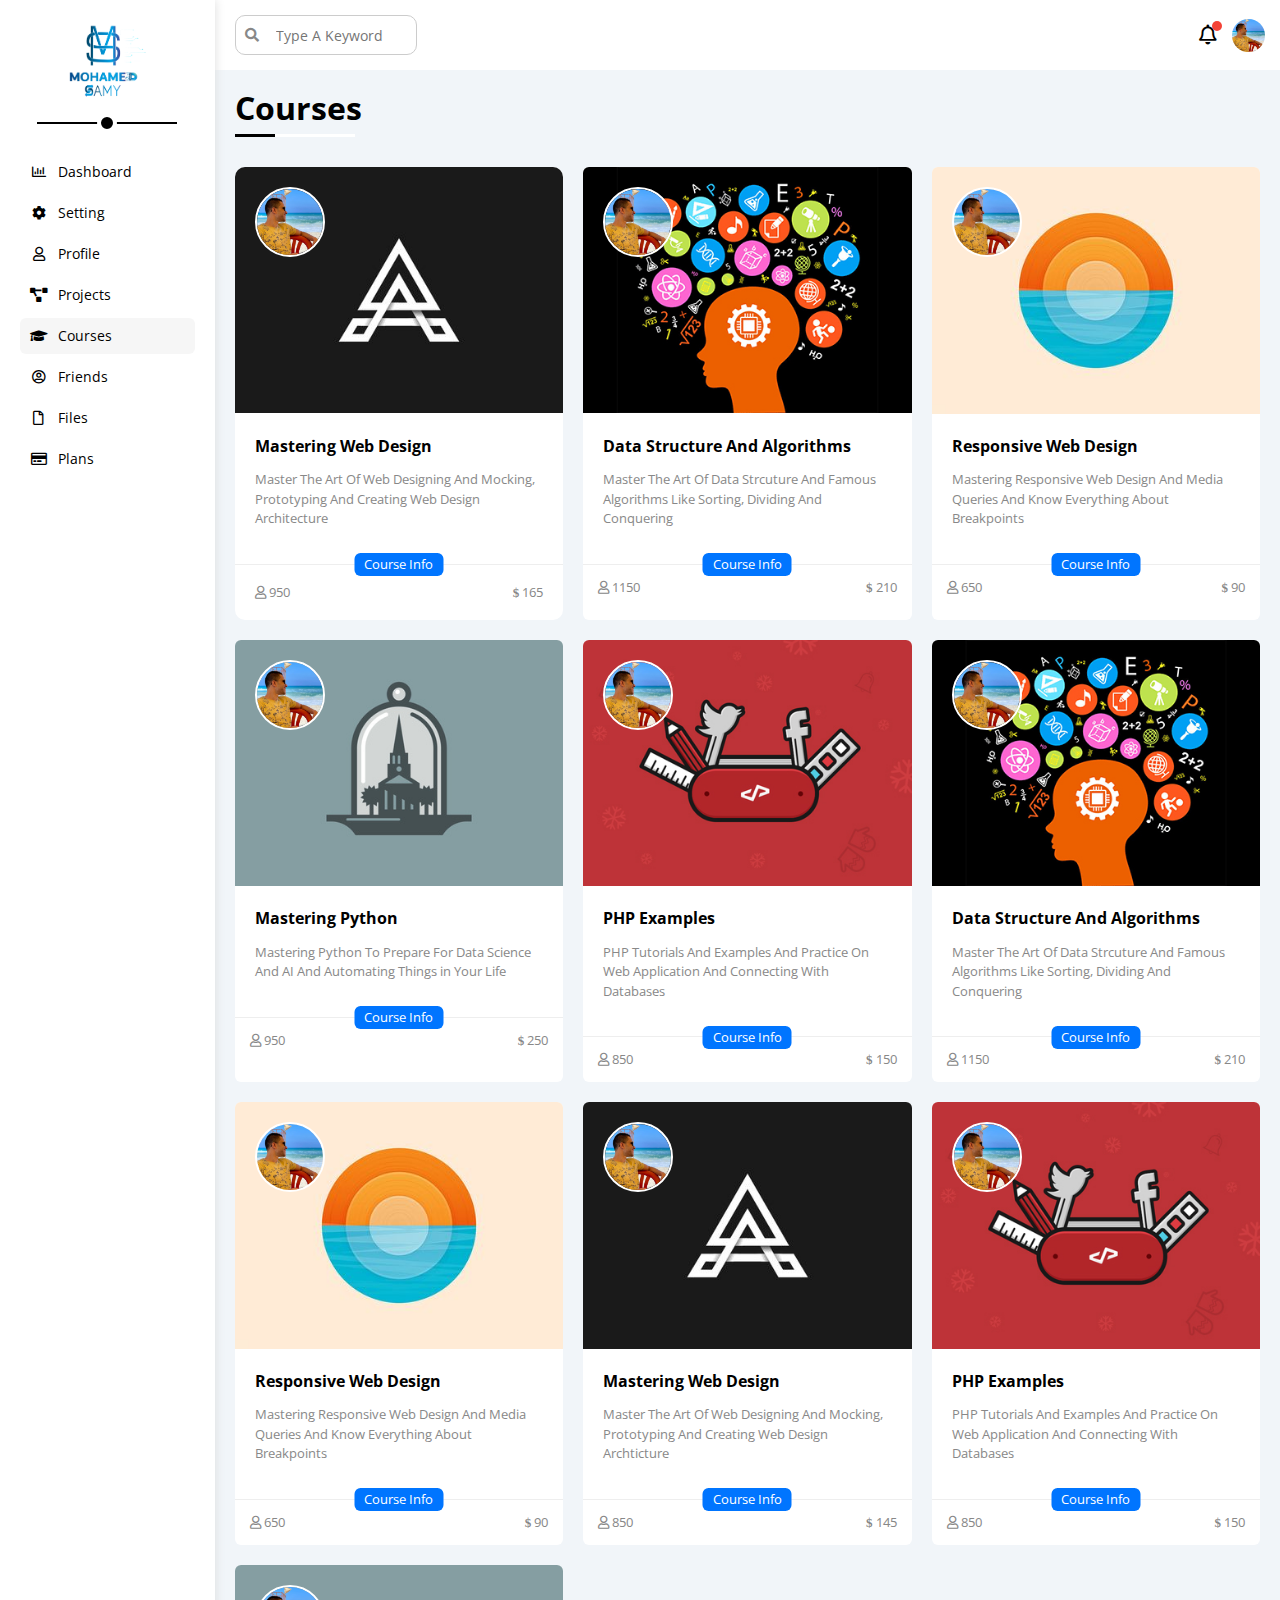
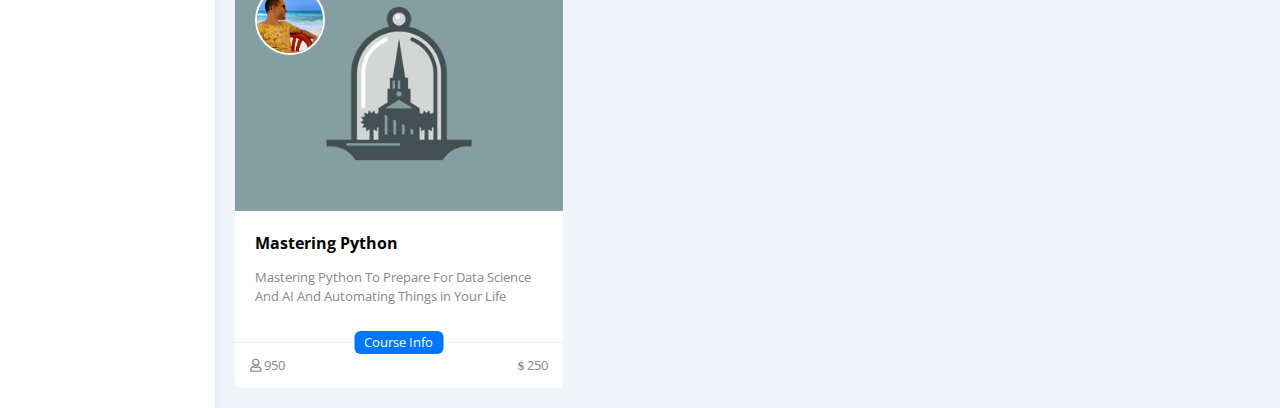
<file: courses.html>
<!DOCTYPE html>
<html lang="en">
  <head>
    <meta charset="utf-8" />
    <meta name="viewport" content="width=device-width, initial-scale=1.0" />
    <title>Courses</title>
    <!-- Render All Elements Normally -->
    <link rel="stylesheet" href="css/normalize.css" />
    <!-- Font Awesome Library -->
    <link rel="stylesheet" href="css/all.min.css" />
    <!-- Framework Css File -->
    <link rel="stylesheet" href="css/framework.css" />
    <!-- Main Css File -->
    <link rel="stylesheet" href="css/main.css" />
    <!-- Google Fonts -->
    <link rel="preconnect" href="https://fonts.googleapis.com" />
    <link rel="preconnect" href="https://fonts.gstatic.com" crossorigin />
    <link
      href="https://fonts.googleapis.com/css2?family=Open+Sans:wght@300;500&#038;display=swap"
      rel="stylesheet"
    />
  </head>
  <body>
    <div class="page d-flex">
      <!-- -------------------- Start sidebar -------------------- -->
      <div class="sidebar bg-white p-20 p-relative">
        <div class="logo txt-c p-relative">
          <img src="imgs/mslogo.png" alt="" />
        </div>
        <ul>
          <li>
            <a
              class="d-flex align-center fs-14 c-black rad-6 p-10"
              href="index.html"
            >
              <i class="fa-regular fa-chart-bar fa-fw"></i>
              <span>Dashboard</span>
            </a>
          </li>
          <li>
            <a
              class="d-flex align-center fs-14 c-black rad-6 p-10"
              href="setting.html"
            >
              <i class="fa-solid fa-gear fa-fw"></i>
              <span>Setting</span>
            </a>
          </li>
          <li>
            <a
              class="d-flex align-center fs-14 c-black rad-6 p-10"
              href="profile.html"
            >
              <i class="fa-regular fa-user fa-fw"></i>
              <span>Profile</span>
            </a>
          </li>
          <li>
            <a
              class="d-flex align-center fs-14 c-black rad-6 p-10"
              href="projects.html"
            >
              <i class="fa-solid fa-diagram-project fa-fw"></i>
              <span>Projects</span>
            </a>
          </li>
          <li>
            <a
              class="active d-flex align-center fs-14 c-black rad-6 p-10"
              href="courses.html"
            >
              <i class="fa-solid fa-graduation-cap fa-fw"></i>
              <span>Courses</span>
            </a>
          </li>
          <li>
            <a
              class="d-flex align-center fs-14 c-black rad-6 p-10"
              href="friends.html"
            >
              <i class="fa-regular fa-circle-user fa-fw"></i>
              <span>Friends</span>
            </a>
          </li>
          <li>
            <a
              class="d-flex align-center fs-14 c-black rad-6 p-10"
              href="files.html"
            >
              <i class="fa-regular fa-file fa-fw"></i>
              <span>Files</span>
            </a>
          </li>
          <li>
            <a
              class="d-flex align-center fs-14 c-black rad-6 p-10"
              href="plans.html"
            >
              <i class="fa-regular fa-credit-card fa-fw"></i>
              <span>Plans</span>
            </a>
          </li>
        </ul>
      </div>
      <!-- -------------------- End Sidebar -------------------- -->
      <!-- -------------------- Start content -------------------- -->
      <div class="content w-full">
        <!-- ---------- Start Head ---------- -->
        <div class="head bg-white p-15 between-flex">
          <div class="search p-relative">
            <input class="p-10" type="search" placeholder="Type A Keyword" />
          </div>
          <div class="icons d-flex align-center">
            <span class="notification p-relative">
              <i class="fa-regular fa-bell fa-lg"></i>
            </span>
            <img src="imgs/m.jpg" alt="me" />
          </div>
        </div>
        <!-- ---------- End Head ----------  -->
        <h1 class="p-relative">Courses</h1>
        <div class="courses-page d-grid m-20 gap-20">
          <div class="course bg-white rad-10 p-relative">
            <img class="cover" src="imgs/course-01.jpg" alt="" />
            <div class="image p-relative">
              <img class="instructor front" src="imgs/m.jpg" alt="" />
              <img class="instructor back" src="imgs/m.jpg" alt="" />
            </div>
            <div class="p-20">
              <h4>Mastering Web Design</h4>
              <p class="description c-gray fs-14 mt-15">
                Master The Art Of Web Designing And Mocking, Prototyping And
                Creating Web Design Architecture
              </p>
            </div>
            <div class="info p-20 p-relative between-flex">
              <span class="title bg-blue c-white btn-shape">Course Info</span>
              <span class="c-gray">
                <i class="fa-regular fa-user"></i>
                950
              </span>
              <span class="c-gray">
                <i class="fa-solid fa-dollar-sign"></i>
                165
              </span>
            </div>
          </div>
          <div class="course bg-white rad-6 p-relative">
            <img
              decoding="async"
              class="cover"
              src="imgs/course-02.jpg"
              alt=""
            />
            <div class="image p-relative">
              <img class="instructor front" src="imgs/m.jpg" alt="" />
              <img class="instructor back" src="imgs/m.jpg" alt="" />
            </div>
            <div class="p-20">
              <h4 class="m-0">Data Structure And Algorithms</h4>
              <p class="description c-gray mt-15 fs-14">
                Master The Art Of Data Strcuture And Famous Algorithms Like
                Sorting, Dividing And Conquering
              </p>
            </div>
            <div class="info p-15 p-relative between-flex">
              <span class="title bg-blue c-white btn-shape">Course Info</span>
              <span class="c-gray">
                <i class="fa-regular fa-user"></i> 1150</span
              >
              <span class="c-gray"
                ><i class="fa-solid fa-dollar-sign"></i> 210</span
              >
            </div>
          </div>
          <div class="course bg-white rad-6 p-relative">
            <img
              decoding="async"
              class="cover"
              src="imgs/course-03.jpg"
              alt=""
            />
            <div class="image p-relative">
              <img class="instructor front" src="imgs/m.jpg" alt="" />
              <img class="instructor back" src="imgs/m.jpg" alt="" />
            </div>
            <div class="p-20">
              <h4 class="m-0">Responsive Web Design</h4>
              <p class="description c-gray mt-15 fs-14">
                Mastering Responsive Web Design And Media Queries And Know
                Everything About Breakpoints
              </p>
            </div>
            <div class="info p-15 p-relative between-flex">
              <span class="title bg-blue c-white btn-shape">Course Info</span>
              <span class="c-gray">
                <i class="fa-regular fa-user"></i> 650</span
              >
              <span class="c-gray"
                ><i class="fa-solid fa-dollar-sign"></i> 90</span
              >
            </div>
          </div>
          <div class="course bg-white rad-6 p-relative">
            <img
              decoding="async"
              class="cover"
              src="imgs/course-04.jpg"
              alt=""
            />
            <div class="image p-relative">
              <img class="instructor front" src="imgs/m.jpg" alt="" />
              <img class="instructor back" src="imgs/m.jpg" alt="" />
            </div>
            <div class="p-20">
              <h4 class="m-0">Mastering Python</h4>
              <p class="description c-gray mt-15 fs-14">
                Mastering Python To Prepare For Data Science And AI And
                Automating Things in Your Life
              </p>
            </div>
            <div class="info p-15 p-relative between-flex">
              <span class="title bg-blue c-white btn-shape">Course Info</span>
              <span class="c-gray">
                <i class="fa-regular fa-user"></i> 950</span
              >
              <span class="c-gray"
                ><i class="fa-solid fa-dollar-sign"></i> 250</span
              >
            </div>
          </div>
          <div class="course bg-white rad-6 p-relative">
            <img
              decoding="async"
              class="cover"
              src="imgs/course-05.jpg"
              alt=""
            />
            <div class="image p-relative">
              <img class="instructor front" src="imgs/m.jpg" alt="" />
              <img class="instructor back" src="imgs/m.jpg" alt="" />
            </div>
            <div class="p-20">
              <h4 class="m-0">PHP Examples</h4>
              <p class="description c-gray mt-15 fs-14">
                PHP Tutorials And Examples And Practice On Web Application And
                Connecting With Databases
              </p>
            </div>
            <div class="info p-15 p-relative between-flex">
              <span class="title bg-blue c-white btn-shape">Course Info</span>
              <span class="c-gray">
                <i class="fa-regular fa-user"></i> 850</span
              >
              <span class="c-gray"
                ><i class="fa-solid fa-dollar-sign"></i> 150</span
              >
            </div>
          </div>
          <div class="course bg-white rad-6 p-relative">
            <img
              decoding="async"
              class="cover"
              src="imgs/course-02.jpg"
              alt=""
            />
            <div class="image p-relative">
              <img class="instructor front" src="imgs/m.jpg" alt="" />
              <img class="instructor back" src="imgs/m.jpg" alt="" />
            </div>
            <div class="p-20">
              <h4 class="m-0">Data Structure And Algorithms</h4>
              <p class="description c-gray mt-15 fs-14">
                Master The Art Of Data Strcuture And Famous Algorithms Like
                Sorting, Dividing And Conquering
              </p>
            </div>
            <div class="info p-15 p-relative between-flex">
              <span class="title bg-blue c-white btn-shape">Course Info</span>
              <span class="c-gray">
                <i class="fa-regular fa-user"></i> 1150</span
              >
              <span class="c-gray"
                ><i class="fa-solid fa-dollar-sign"></i> 210</span
              >
            </div>
          </div>
          <div class="course bg-white rad-6 p-relative">
            <img
              decoding="async"
              class="cover"
              src="imgs/course-03.jpg"
              alt=""
            />
            <div class="image p-relative">
              <img class="instructor front" src="imgs/m.jpg" alt="" />
              <img class="instructor back" src="imgs/m.jpg" alt="" />
            </div>
            <div class="p-20">
              <h4 class="m-0">Responsive Web Design</h4>
              <p class="description c-gray mt-15 fs-14">
                Mastering Responsive Web Design And Media Queries And Know
                Everything About Breakpoints
              </p>
            </div>
            <div class="info p-15 p-relative between-flex">
              <span class="title bg-blue c-white btn-shape">Course Info</span>
              <span class="c-gray">
                <i class="fa-regular fa-user"></i> 650</span
              >
              <span class="c-gray"
                ><i class="fa-solid fa-dollar-sign"></i> 90</span
              >
            </div>
          </div>
          <div class="course bg-white rad-6 p-relative">
            <img
              decoding="async"
              class="cover"
              src="imgs/course-01.jpg"
              alt=""
            />
            <div class="image p-relative">
              <img class="instructor front" src="imgs/m.jpg" alt="" />
              <img class="instructor back" src="imgs/m.jpg" alt="" />
            </div>
            <div class="p-20">
              <h4 class="m-0">Mastering Web Design</h4>
              <p class="description c-gray mt-15 fs-14">
                Master The Art Of Web Designing And Mocking, Prototyping And
                Creating Web Design Archticture
              </p>
            </div>
            <div class="info p-15 p-relative between-flex">
              <span class="title bg-blue c-white btn-shape">Course Info</span>
              <span class="c-gray">
                <i class="fa-regular fa-user"></i> 850</span
              >
              <span class="c-gray"
                ><i class="fa-solid fa-dollar-sign"></i> 145</span
              >
            </div>
          </div>
          <div class="course bg-white rad-6 p-relative">
            <img
              decoding="async"
              class="cover"
              src="imgs/course-05.jpg"
              alt=""
            />
            <div class="image p-relative">
              <img class="instructor front" src="imgs/m.jpg" alt="" />
              <img class="instructor back" src="imgs/m.jpg" alt="" />
            </div>
            <div class="p-20">
              <h4 class="m-0">PHP Examples</h4>
              <p class="description c-gray mt-15 fs-14">
                PHP Tutorials And Examples And Practice On Web Application And
                Connecting With Databases
              </p>
            </div>
            <div class="info p-15 p-relative between-flex">
              <span class="title bg-blue c-white btn-shape">Course Info</span>
              <span class="c-gray">
                <i class="fa-regular fa-user"></i> 850</span
              >
              <span class="c-gray"
                ><i class="fa-solid fa-dollar-sign"></i> 150</span
              >
            </div>
          </div>
          <div class="course bg-white rad-6 p-relative">
            <img
              decoding="async"
              class="cover"
              src="imgs/course-04.jpg"
              alt=""
            />
            <div class="image p-relative">
              <img class="instructor front" src="imgs/m.jpg" alt="" />
              <img class="instructor back" src="imgs/m.jpg" alt="" />
            </div>
            <div class="p-20">
              <h4 class="m-0">Mastering Python</h4>
              <p class="description c-gray mt-15 fs-14">
                Mastering Python To Prepare For Data Science And AI And
                Automating Things in Your Life
              </p>
            </div>
            <div class="info p-15 p-relative between-flex">
              <span class="title bg-blue c-white btn-shape">Course Info</span>
              <span class="c-gray">
                <i class="fa-regular fa-user"></i> 950</span
              >
              <span class="c-gray"
                ><i class="fa-solid fa-dollar-sign"></i> 250</span
              >
            </div>
          </div>
        </div>
      </div>
    </div>
  </body>
</html>
</file>
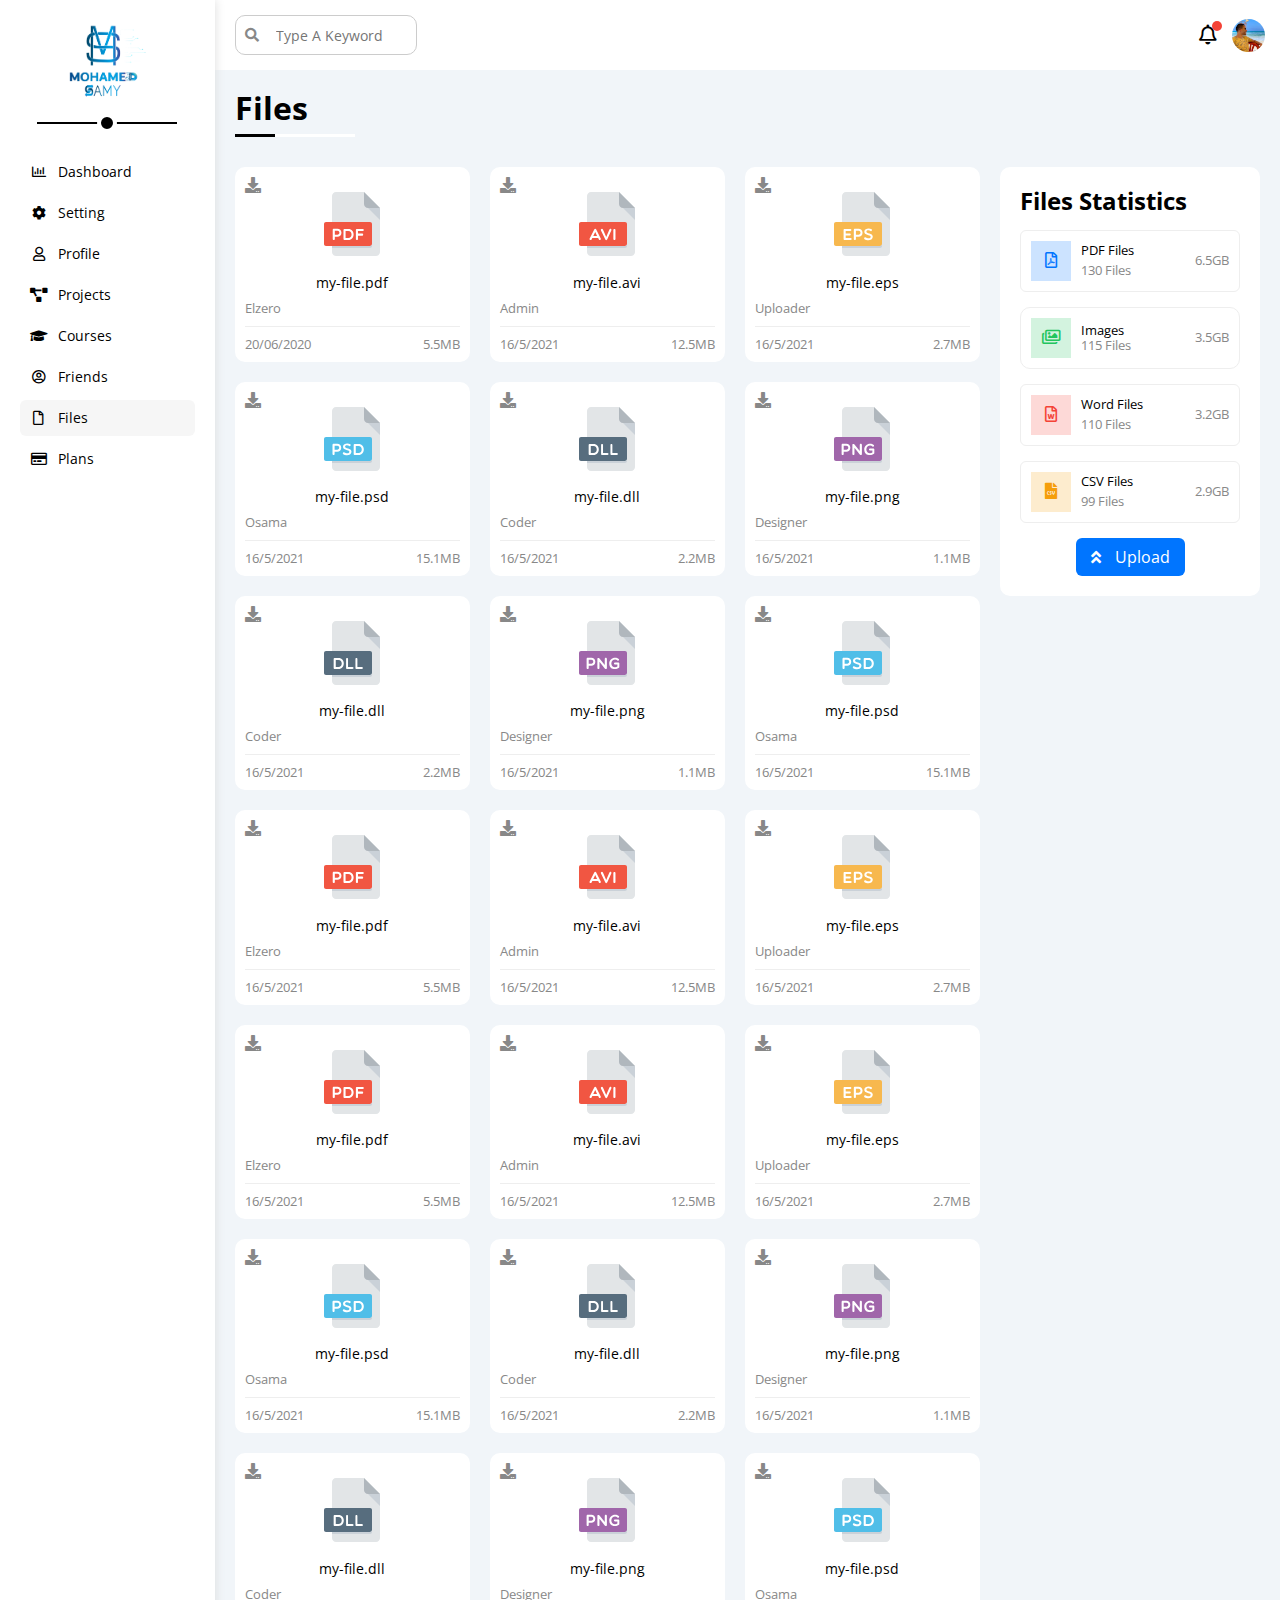
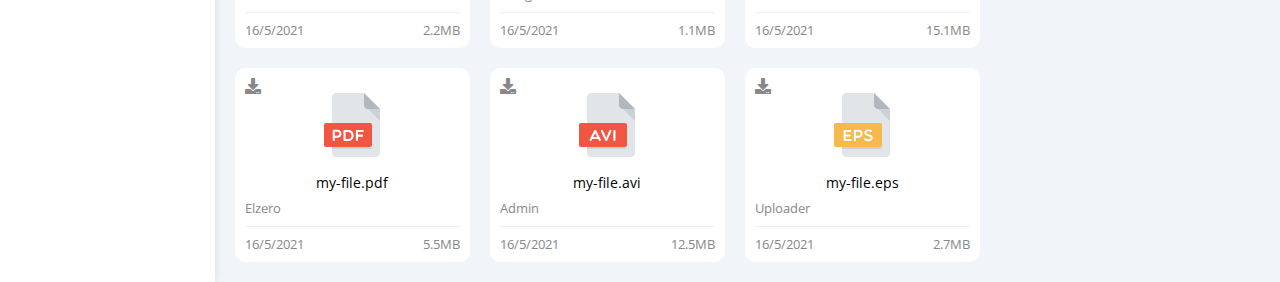
<file: files.html>
<!DOCTYPE html>
<html lang="en">
  <head>
    <meta charset="utf-8" />
    <meta name="viewport" content="width=device-width, initial-scale=1.0" />
    <title>Files</title>
    <!-- Render All Elements Normally -->
    <link rel="stylesheet" href="css/normalize.css" />
    <!-- Font Awesome Library -->
    <link rel="stylesheet" href="css/all.min.css" />
    <!-- Framework Css File -->
    <link rel="stylesheet" href="css/framework.css" />
    <!-- Main Css File -->
    <link rel="stylesheet" href="css/main.css" />
    <!-- Google Fonts -->
    <link rel="preconnect" href="https://fonts.googleapis.com" />
    <link rel="preconnect" href="https://fonts.gstatic.com" crossorigin />
    <link
      href="https://fonts.googleapis.com/css2?family=Open+Sans:wght@300;500&#038;display=swap"
      rel="stylesheet"
    />
  </head>
  <body>
    <div class="page d-flex">
      <!-- -------------------- Start sidebar -------------------- -->
      <div class="sidebar bg-white p-20 p-relative">
        <div class="logo txt-c p-relative">
          <img src="imgs/mslogo.png" alt="" />
        </div>
        <ul>
          <li>
            <a
              class="d-flex align-center fs-14 c-black rad-6 p-10"
              href="index.html"
            >
              <i class="fa-regular fa-chart-bar fa-fw"></i>
              <span>Dashboard</span>
            </a>
          </li>
          <li>
            <a
              class="d-flex align-center fs-14 c-black rad-6 p-10"
              href="setting.html"
            >
              <i class="fa-solid fa-gear fa-fw"></i>
              <span>Setting</span>
            </a>
          </li>
          <li>
            <a
              class="d-flex align-center fs-14 c-black rad-6 p-10"
              href="profile.html"
            >
              <i class="fa-regular fa-user fa-fw"></i>
              <span>Profile</span>
            </a>
          </li>
          <li>
            <a
              class="d-flex align-center fs-14 c-black rad-6 p-10"
              href="projects.html"
            >
              <i class="fa-solid fa-diagram-project fa-fw"></i>
              <span>Projects</span>
            </a>
          </li>
          <li>
            <a
              class="d-flex align-center fs-14 c-black rad-6 p-10"
              href="courses.html"
            >
              <i class="fa-solid fa-graduation-cap fa-fw"></i>
              <span>Courses</span>
            </a>
          </li>
          <li>
            <a
              class="d-flex align-center fs-14 c-black rad-6 p-10"
              href="friends.html"
            >
              <i class="fa-regular fa-circle-user fa-fw"></i>
              <span>Friends</span>
            </a>
          </li>
          <li>
            <a
              class="active d-flex align-center fs-14 c-black rad-6 p-10"
              href="files.html"
            >
              <i class="fa-regular fa-file fa-fw"></i>
              <span>Files</span>
            </a>
          </li>
          <li>
            <a
              class="d-flex align-center fs-14 c-black rad-6 p-10"
              href="plans.html"
            >
              <i class="fa-regular fa-credit-card fa-fw"></i>
              <span>Plans</span>
            </a>
          </li>
        </ul>
      </div>
      <!-- -------------------- End Sidebar -------------------- -->
      <!-- -------------------- Start content -------------------- -->
      <div class="content w-full">
        <!-- ---------- Start Head ---------- -->
        <div class="head bg-white p-15 between-flex">
          <div class="search p-relative">
            <input class="p-10" type="search" placeholder="Type A Keyword" />
          </div>
          <div class="icons d-flex align-center">
            <span class="notification p-relative">
              <i class="fa-regular fa-bell fa-lg"></i>
            </span>
            <img src="imgs/m.jpg" alt="me" />
          </div>
        </div>
        <!-- ---------- End Head ----------  -->
        <h1 class="p-relative">Files</h1>
        <div class="files-page d-flex m-20 gap-20">
          <div class="file-stats bg-white p-20 rad-10">
            <h2 class="mb-15 txt-c-mobile">Files Statistics</h2>
            <div
              class="d-flex align-center fs-13 p-10 rad-6 border-eee mb-15 blue"
            >
              <i
                class="fa-regular fa-file-pdf fa-lg blue center-flex c-blue icon"
              ></i>
              <div class="info">
                <span>PDF Files</span>
                <span class="c-gray d-b mt-5">130 Files</span>
              </div>
              <div class="size c-gray">6.5GB</div>
            </div>
            <div class="d-flex align-center fs-13 p-10 rad-10 border-eee mb-15 green">
              <i
                class="fa-regular fa-images fa-lg green center-flex c-green icon"
              ></i>
              <div class="info">
                <span>Images</span>
                <span class="d-b c-gray">115 Files</span>
              </div>
              <div class="size c-gray">3.5GB</div>
            </div>
            <div class="d-flex align-center border-eee p-10 rad-6 mb-15 fs-13 red">
              <i
                class="fa-regular fa-file-word fa-lg red center-flex c-red icon"
              ></i>
              <div class="info">
                <span>Word Files</span>
                <span class="c-gray d-b mt-5">110 Files</span>
              </div>
              <div class="size c-gray">3.2GB</div>
            </div>
            <div class="d-flex align-center border-eee p-10 rad-6 fs-13 orange">
              <i
                class="fa-solid fa-file-csv fa-lg orange center-flex c-orange icon"
              ></i>
              <div class="info">
                <span>CSV Files</span>
                <span class="c-gray d-b mt-5">99 Files</span>
              </div>
              <div class="size c-gray">2.9GB</div>
            </div>
            <a class="upload d-b w-fit c-white bg-blue rad-6" href="#"
              ><i class="fa-solid fa-angles-up mr-10"></i> Upload</a
            >
          </div>
          <div class="files-content d-grid gap-20">
            <div class="file bg-white p-10 rad-10">
              <i class="fa-solid fa-download c-gray p-absolute"></i>
              <div class="icon txt-c">
                <img
                  decoding="async"
                  class="mt-15 mb-15"
                  src="imgs/pdf.svg"
                  alt=""
                />
              </div>
              <div class="txt-c mb-10 fs-14">my-file.pdf</div>
              <p class="c-gray fs-13">Elzero</p>
              <div class="info between-flex mt-10 pt-10 fs-13 c-gray">
                <span>20/06/2020</span>
                <span>5.5MB</span>
              </div>
            </div>
            <div class="file bg-white p-10 rad-10">
              <i class="fa-solid fa-download c-gray p-absolute"></i>
              <div class="icon txt-c">
                <img
                  decoding="async"
                  class="mt-15 mb-15"
                  src="imgs/avi.svg"
                  alt=""
                />
              </div>
              <div class="txt-c mb-10 fs-14">my-file.avi</div>
              <p class="c-gray fs-13">Admin</p>
              <div class="info between-flex mt-10 pt-10 fs-13 c-gray">
                <span>16/5/2021</span>
                <span>12.5MB</span>
              </div>
            </div>
            <div class="file bg-white p-10 rad-10">
              <i class="fa-solid fa-download c-gray p-absolute"></i>
              <div class="icon txt-c">
                <img
                  decoding="async"
                  class="mt-15 mb-15"
                  src="imgs/eps.svg"
                  alt=""
                />
              </div>
              <div class="txt-c mb-10 fs-14">my-file.eps</div>
              <p class="c-gray fs-13">Uploader</p>
              <div class="info between-flex mt-10 pt-10 fs-13 c-gray">
                <span>16/5/2021</span>
                <span>2.7MB</span>
              </div>
            </div>
            <div class="file bg-white p-10 rad-10">
              <i class="fa-solid fa-download c-gray p-absolute"></i>
              <div class="icon txt-c">
                <img
                  decoding="async"
                  class="mt-15 mb-15"
                  src="imgs/psd.svg"
                  alt=""
                />
              </div>
              <div class="txt-c mb-10 fs-14">my-file.psd</div>
              <p class="c-gray fs-13">Osama</p>
              <div class="info between-flex mt-10 pt-10 fs-13 c-gray">
                <span>16/5/2021</span>
                <span>15.1MB</span>
              </div>
            </div>
            <div class="file bg-white p-10 rad-10">
              <i class="fa-solid fa-download c-gray p-absolute"></i>
              <div class="icon txt-c">
                <img
                  decoding="async"
                  class="mt-15 mb-15"
                  src="imgs/dll.svg"
                  alt=""
                />
              </div>
              <div class="txt-c mb-10 fs-14">my-file.dll</div>
              <p class="c-gray fs-13">Coder</p>
              <div class="info between-flex mt-10 pt-10 fs-13 c-gray">
                <span>16/5/2021</span>
                <span>2.2MB</span>
              </div>
            </div>
            <div class="file bg-white p-10 rad-10">
              <i class="fa-solid fa-download c-gray p-absolute"></i>
              <div class="icon txt-c">
                <img
                  decoding="async"
                  class="mt-15 mb-15"
                  src="imgs/png.svg"
                  alt=""
                />
              </div>
              <div class="txt-c mb-10 fs-14">my-file.png</div>
              <p class="c-gray fs-13">Designer</p>
              <div class="info between-flex mt-10 pt-10 fs-13 c-gray">
                <span>16/5/2021</span>
                <span>1.1MB</span>
              </div>
            </div>
            <div class="file bg-white p-10 rad-10">
              <i class="fa-solid fa-download c-gray p-absolute"></i>
              <div class="icon txt-c">
                <img
                  decoding="async"
                  class="mt-15 mb-15"
                  src="imgs/dll.svg"
                  alt=""
                />
              </div>
              <div class="txt-c mb-10 fs-14">my-file.dll</div>
              <p class="c-gray fs-13">Coder</p>
              <div class="info between-flex mt-10 pt-10 fs-13 c-gray">
                <span>16/5/2021</span>
                <span>2.2MB</span>
              </div>
            </div>
            <div class="file bg-white p-10 rad-10">
              <i class="fa-solid fa-download c-gray p-absolute"></i>
              <div class="icon txt-c">
                <img
                  decoding="async"
                  class="mt-15 mb-15"
                  src="imgs/png.svg"
                  alt=""
                />
              </div>
              <div class="txt-c mb-10 fs-14">my-file.png</div>
              <p class="c-gray fs-13">Designer</p>
              <div class="info between-flex mt-10 pt-10 fs-13 c-gray">
                <span>16/5/2021</span>
                <span>1.1MB</span>
              </div>
            </div>
            <div class="file bg-white p-10 rad-10">
              <i class="fa-solid fa-download c-gray p-absolute"></i>
              <div class="icon txt-c">
                <img
                  decoding="async"
                  class="mt-15 mb-15"
                  src="imgs/psd.svg"
                  alt=""
                />
              </div>
              <div class="txt-c mb-10 fs-14">my-file.psd</div>
              <p class="c-gray fs-13">Osama</p>
              <div class="info between-flex mt-10 pt-10 fs-13 c-gray">
                <span>16/5/2021</span>
                <span>15.1MB</span>
              </div>
            </div>
            <div class="file bg-white p-10 rad-10">
              <i class="fa-solid fa-download c-gray p-absolute"></i>
              <div class="icon txt-c">
                <img
                  decoding="async"
                  class="mt-15 mb-15"
                  src="imgs/pdf.svg"
                  alt=""
                />
              </div>
              <div class="txt-c mb-10 fs-14">my-file.pdf</div>
              <p class="c-gray fs-13">Elzero</p>
              <div class="info between-flex mt-10 pt-10 fs-13 c-gray">
                <span>16/5/2021</span>
                <span>5.5MB</span>
              </div>
            </div>
            <div class="file bg-white p-10 rad-10">
              <i class="fa-solid fa-download c-gray p-absolute"></i>
              <div class="icon txt-c">
                <img
                  decoding="async"
                  class="mt-15 mb-15"
                  src="imgs/avi.svg"
                  alt=""
                />
              </div>
              <div class="txt-c mb-10 fs-14">my-file.avi</div>
              <p class="c-gray fs-13">Admin</p>
              <div class="info between-flex mt-10 pt-10 fs-13 c-gray">
                <span>16/5/2021</span>
                <span>12.5MB</span>
              </div>
            </div>
            <div class="file bg-white p-10 rad-10">
              <i class="fa-solid fa-download c-gray p-absolute"></i>
              <div class="icon txt-c">
                <img
                  decoding="async"
                  class="mt-15 mb-15"
                  src="imgs/eps.svg"
                  alt=""
                />
              </div>
              <div class="txt-c mb-10 fs-14">my-file.eps</div>
              <p class="c-gray fs-13">Uploader</p>
              <div class="info between-flex mt-10 pt-10 fs-13 c-gray">
                <span>16/5/2021</span>
                <span>2.7MB</span>
              </div>
            </div>
            <div class="file bg-white p-10 rad-10">
              <i class="fa-solid fa-download c-gray p-absolute"></i>
              <div class="icon txt-c">
                <img
                  decoding="async"
                  class="mt-15 mb-15"
                  src="imgs/pdf.svg"
                  alt=""
                />
              </div>
              <div class="txt-c mb-10 fs-14">my-file.pdf</div>
              <p class="c-gray fs-13">Elzero</p>
              <div class="info between-flex mt-10 pt-10 fs-13 c-gray">
                <span>16/5/2021</span>
                <span>5.5MB</span>
              </div>
            </div>
            <div class="file bg-white p-10 rad-10">
              <i class="fa-solid fa-download c-gray p-absolute"></i>
              <div class="icon txt-c">
                <img
                  decoding="async"
                  class="mt-15 mb-15"
                  src="imgs/avi.svg"
                  alt=""
                />
              </div>
              <div class="txt-c mb-10 fs-14">my-file.avi</div>
              <p class="c-gray fs-13">Admin</p>
              <div class="info between-flex mt-10 pt-10 fs-13 c-gray">
                <span>16/5/2021</span>
                <span>12.5MB</span>
              </div>
            </div>
            <div class="file bg-white p-10 rad-10">
              <i class="fa-solid fa-download c-gray p-absolute"></i>
              <div class="icon txt-c">
                <img
                  decoding="async"
                  class="mt-15 mb-15"
                  src="imgs/eps.svg"
                  alt=""
                />
              </div>
              <div class="txt-c mb-10 fs-14">my-file.eps</div>
              <p class="c-gray fs-13">Uploader</p>
              <div class="info between-flex mt-10 pt-10 fs-13 c-gray">
                <span>16/5/2021</span>
                <span>2.7MB</span>
              </div>
            </div>
            <div class="file bg-white p-10 rad-10">
              <i class="fa-solid fa-download c-gray p-absolute"></i>
              <div class="icon txt-c">
                <img
                  decoding="async"
                  class="mt-15 mb-15"
                  src="imgs/psd.svg"
                  alt=""
                />
              </div>
              <div class="txt-c mb-10 fs-14">my-file.psd</div>
              <p class="c-gray fs-13">Osama</p>
              <div class="info between-flex mt-10 pt-10 fs-13 c-gray">
                <span>16/5/2021</span>
                <span>15.1MB</span>
              </div>
            </div>
            <div class="file bg-white p-10 rad-10">
              <i class="fa-solid fa-download c-gray p-absolute"></i>
              <div class="icon txt-c">
                <img
                  decoding="async"
                  class="mt-15 mb-15"
                  src="imgs/dll.svg"
                  alt=""
                />
              </div>
              <div class="txt-c mb-10 fs-14">my-file.dll</div>
              <p class="c-gray fs-13">Coder</p>
              <div class="info between-flex mt-10 pt-10 fs-13 c-gray">
                <span>16/5/2021</span>
                <span>2.2MB</span>
              </div>
            </div>
            <div class="file bg-white p-10 rad-10">
              <i class="fa-solid fa-download c-gray p-absolute"></i>
              <div class="icon txt-c">
                <img
                  decoding="async"
                  class="mt-15 mb-15"
                  src="imgs/png.svg"
                  alt=""
                />
              </div>
              <div class="txt-c mb-10 fs-14">my-file.png</div>
              <p class="c-gray fs-13">Designer</p>
              <div class="info between-flex mt-10 pt-10 fs-13 c-gray">
                <span>16/5/2021</span>
                <span>1.1MB</span>
              </div>
            </div>
            <div class="file bg-white p-10 rad-10">
              <i class="fa-solid fa-download c-gray p-absolute"></i>
              <div class="icon txt-c">
                <img
                  decoding="async"
                  class="mt-15 mb-15"
                  src="imgs/dll.svg"
                  alt=""
                />
              </div>
              <div class="txt-c mb-10 fs-14">my-file.dll</div>
              <p class="c-gray fs-13">Coder</p>
              <div class="info between-flex mt-10 pt-10 fs-13 c-gray">
                <span>16/5/2021</span>
                <span>2.2MB</span>
              </div>
            </div>
            <div class="file bg-white p-10 rad-10">
              <i class="fa-solid fa-download c-gray p-absolute"></i>
              <div class="icon txt-c">
                <img
                  decoding="async"
                  class="mt-15 mb-15"
                  src="imgs/png.svg"
                  alt=""
                />
              </div>
              <div class="txt-c mb-10 fs-14">my-file.png</div>
              <p class="c-gray fs-13">Designer</p>
              <div class="info between-flex mt-10 pt-10 fs-13 c-gray">
                <span>16/5/2021</span>
                <span>1.1MB</span>
              </div>
            </div>
            <div class="file bg-white p-10 rad-10">
              <i class="fa-solid fa-download c-gray p-absolute"></i>
              <div class="icon txt-c">
                <img
                  decoding="async"
                  class="mt-15 mb-15"
                  src="imgs/psd.svg"
                  alt=""
                />
              </div>
              <div class="txt-c mb-10 fs-14">my-file.psd</div>
              <p class="c-gray fs-13">Osama</p>
              <div class="info between-flex mt-10 pt-10 fs-13 c-gray">
                <span>16/5/2021</span>
                <span>15.1MB</span>
              </div>
            </div>
            <div class="file bg-white p-10 rad-10">
              <i class="fa-solid fa-download c-gray p-absolute"></i>
              <div class="icon txt-c">
                <img
                  decoding="async"
                  class="mt-15 mb-15"
                  src="imgs/pdf.svg"
                  alt=""
                />
              </div>
              <div class="txt-c mb-10 fs-14">my-file.pdf</div>
              <p class="c-gray fs-13">Elzero</p>
              <div class="info between-flex mt-10 pt-10 fs-13 c-gray">
                <span>16/5/2021</span>
                <span>5.5MB</span>
              </div>
            </div>
            <div class="file bg-white p-10 rad-10">
              <i class="fa-solid fa-download c-gray p-absolute"></i>
              <div class="icon txt-c">
                <img
                  decoding="async"
                  class="mt-15 mb-15"
                  src="imgs/avi.svg"
                  alt=""
                />
              </div>
              <div class="txt-c mb-10 fs-14">my-file.avi</div>
              <p class="c-gray fs-13">Admin</p>
              <div class="info between-flex mt-10 pt-10 fs-13 c-gray">
                <span>16/5/2021</span>
                <span>12.5MB</span>
              </div>
            </div>
            <div class="file bg-white p-10 rad-10">
              <i class="fa-solid fa-download c-gray p-absolute"></i>
              <div class="icon txt-c">
                <img
                  decoding="async"
                  class="mt-15 mb-15"
                  src="imgs/eps.svg"
                  alt=""
                />
              </div>
              <div class="txt-c mb-10 fs-14">my-file.eps</div>
              <p class="c-gray fs-13">Uploader</p>
              <div class="info between-flex mt-10 pt-10 fs-13 c-gray">
                <span>16/5/2021</span>
                <span>2.7MB</span>
              </div>
            </div>
          </div>
        </div>
      </div>
    </div>
  </body>
</html>
</file>
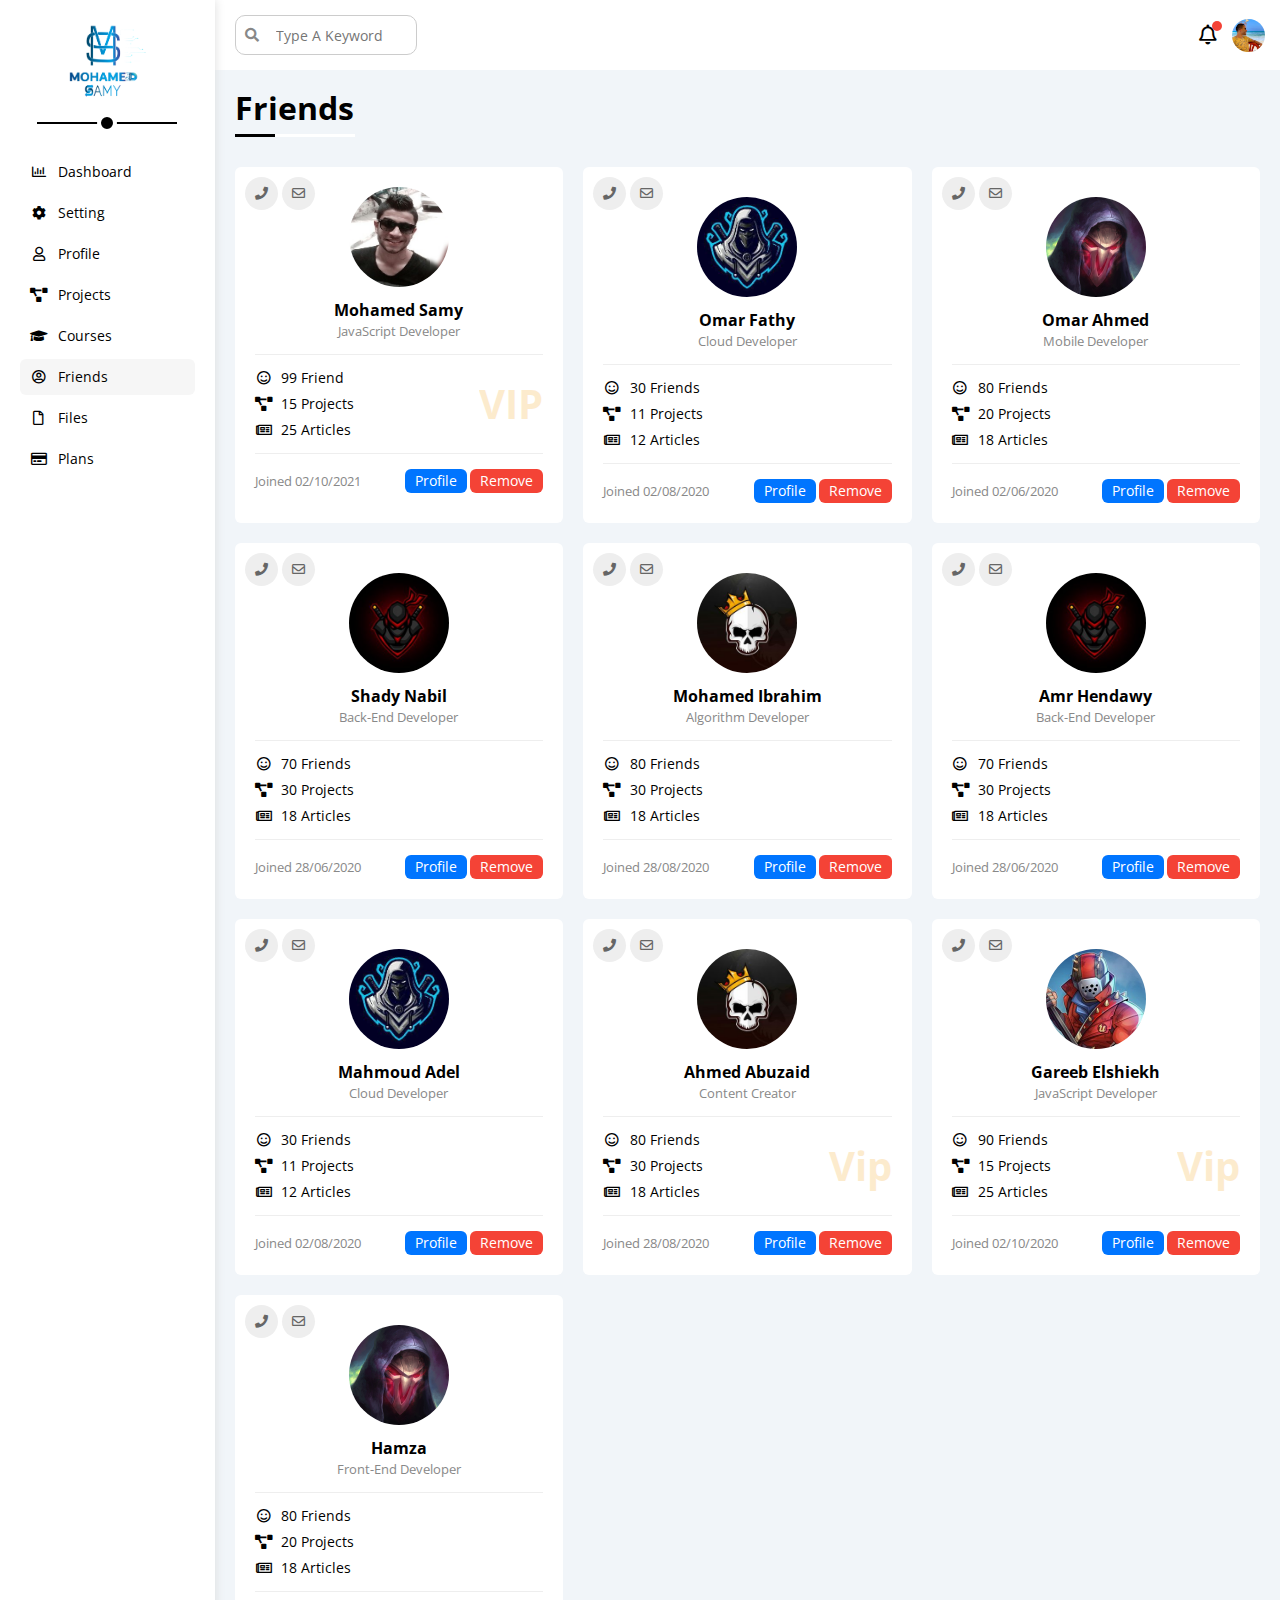
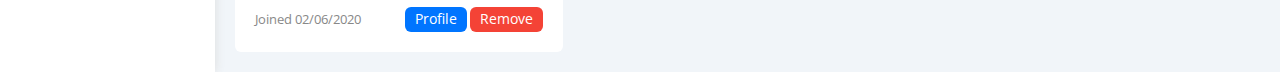
<file: friends.html>
<!DOCTYPE html>
<html lang="en">
  <head>
    <meta charset="utf-8" />
    <meta name="viewport" content="width=device-width, initial-scale=1.0" />
    <title>Friends</title>
    <!-- Render All Elements Normally -->
    <link rel="stylesheet" href="css/normalize.css" />
    <!-- Font Awesome Library -->
    <link rel="stylesheet" href="css/all.min.css" />
    <!-- Framework Css File -->
    <link rel="stylesheet" href="css/framework.css" />
    <!-- Main Css File -->
    <link rel="stylesheet" href="css/main.css" />
    <!-- Google Fonts -->
    <link rel="preconnect" href="https://fonts.googleapis.com" />
    <link rel="preconnect" href="https://fonts.gstatic.com" crossorigin />
    <link
      href="https://fonts.googleapis.com/css2?family=Open+Sans:wght@300;500&#038;display=swap"
      rel="stylesheet"
    />
  </head>
  <body>
    <div class="page d-flex">
      <!-- -------------------- Start sidebar -------------------- -->
      <div class="sidebar bg-white p-20 p-relative">
        <div class="logo txt-c p-relative">
          <img src="imgs/mslogo.png" alt="" />
        </div>
        <ul>
          <li>
            <a
              class="d-flex align-center fs-14 c-black rad-6 p-10"
              href="index.html"
            >
              <i class="fa-regular fa-chart-bar fa-fw"></i>
              <span>Dashboard</span>
            </a>
          </li>
          <li>
            <a
              class="d-flex align-center fs-14 c-black rad-6 p-10"
              href="setting.html"
            >
              <i class="fa-solid fa-gear fa-fw"></i>
              <span>Setting</span>
            </a>
          </li>
          <li>
            <a
              class="d-flex align-center fs-14 c-black rad-6 p-10"
              href="profile.html"
            >
              <i class="fa-regular fa-user fa-fw"></i>
              <span>Profile</span>
            </a>
          </li>
          <li>
            <a
              class="d-flex align-center fs-14 c-black rad-6 p-10"
              href="projects.html"
            >
              <i class="fa-solid fa-diagram-project fa-fw"></i>
              <span>Projects</span>
            </a>
          </li>
          <li>
            <a
              class="d-flex align-center fs-14 c-black rad-6 p-10"
              href="courses.html"
            >
              <i class="fa-solid fa-graduation-cap fa-fw"></i>
              <span>Courses</span>
            </a>
          </li>
          <li>
            <a
              class="active d-flex align-center fs-14 c-black rad-6 p-10"
              href="friends.html"
            >
              <i class="fa-regular fa-circle-user fa-fw"></i>
              <span>Friends</span>
            </a>
          </li>
          <li>
            <a
              class="d-flex align-center fs-14 c-black rad-6 p-10"
              href="files.html"
            >
              <i class="fa-regular fa-file fa-fw"></i>
              <span>Files</span>
            </a>
          </li>
          <li>
            <a
              class="d-flex align-center fs-14 c-black rad-6 p-10"
              href="plans.html"
            >
              <i class="fa-regular fa-credit-card fa-fw"></i>
              <span>Plans</span>
            </a>
          </li>
        </ul>
      </div>
      <!-- -------------------- End Sidebar -------------------- -->
      <!-- -------------------- Start content -------------------- -->
      <div class="content w-full">
        <!-- ---------- Start Head ---------- -->
        <div class="head bg-white p-15 between-flex">
          <div class="search p-relative">
            <input class="p-10" type="search" placeholder="Type A Keyword" />
          </div>
          <div class="icons d-flex align-center">
            <span class="notification p-relative">
              <i class="fa-regular fa-bell fa-lg"></i>
            </span>
            <img src="imgs/m.jpg" alt="me" />
          </div>
        </div>
        <!-- ---------- End Head ----------  -->
        <h1 class="p-relative">Friends</h1>
        <div class="friends-page d-grid m-20 gap-20">
          <div class="friend bg-white p-20 rad-6 p-relative">
            <div class="contact">
              <i class="fa-solid fa-phone"></i>
              <i class="fa-regular fa-envelope"></i>
            </div>
            <div class="txt-c">
              <img src="imgs/moo.JPG" alt="" />
              <h4>Mohamed Samy</h4>
              <p class="c-gray mt-5 fs-13">JavaScript Developer</p>
            </div>
            <div class="icons fs-14 p-relative">
              <div class="mb-10">
                <i class="fa-regular fa-face-smile fa-fw"></i>
                <span>99 Friend</span>
              </div>
              <div class="mb-10">
                <i class="fa-solid fa-diagram-project fa-fw"></i>
                <span>15 Projects</span>
              </div>
              <div>
                <i class="fa-regular fa-newspaper fa-fw"></i>
                <span>25 Articles</span>
              </div>
              <span class="vip fw-bold c-orange">VIP</span>
            </div>
            <div class="info between-flex fs-13">
              <span class="c-gray">Joined 02/10/2021</span>
              <div>
                <a class="bg-blue c-white btn-shape" href="profile.html"
                  >Profile</a
                >
                <a class="bg-red c-white btn-shape" href="#">Remove</a>
              </div>
            </div>
          </div>
          <div class="friend bg-white rad-6 p-20 p-relative">
            <div class="contact">
              <i class="fa-solid fa-phone"></i>
              <i class="fa-regular fa-envelope"></i>
            </div>
            <div class="txt-c">
              <img
                decoding="async"
                class="rad-half mt-10 mb-10 w-100 h-100"
                src="imgs/friend-02.jpg"
                alt=""
              />
              <h4 class="m-0">Omar Fathy</h4>
              <p class="c-gray fs-13 mt-5 mb-0">Cloud Developer</p>
            </div>
            <div class="icons fs-14 p-relative">
              <div class="mb-10">
                <i class="fa-regular fa-face-smile fa-fw"></i>
                <span>30 Friends</span>
              </div>
              <div class="mb-10">
                <i class="fa-solid fa-diagram-project fa-fw"></i>
                <span>11 Projects</span>
              </div>
              <div>
                <i class="fa-regular fa-newspaper fa-fw"></i>
                <span>12 Articles</span>
              </div>
            </div>
            <div class="info between-flex fs-13">
              <span class="c-gray">Joined 02/08/2020</span>
              <div>
                <a class="bg-blue c-white btn-shape" href="profile.html"
                  >Profile</a
                >
                <a class="bg-red c-white btn-shape" href="">Remove</a>
              </div>
            </div>
          </div>
          <div class="friend bg-white rad-6 p-20 p-relative">
            <div class="contact">
              <i class="fa-solid fa-phone"></i>
              <i class="fa-regular fa-envelope"></i>
            </div>
            <div class="txt-c">
              <img
                decoding="async"
                class="rad-half mt-10 mb-10 w-100 h-100"
                src="imgs/friend-03.jpg"
                alt=""
              />
              <h4 class="m-0">Omar Ahmed</h4>
              <p class="c-gray fs-13 mt-5 mb-0">Mobile Developer</p>
            </div>
            <div class="icons fs-14 p-relative">
              <div class="mb-10">
                <i class="fa-regular fa-face-smile fa-fw"></i>
                <span>80 Friends</span>
              </div>
              <div class="mb-10">
                <i class="fa-solid fa-diagram-project fa-fw"></i>
                <span>20 Projects</span>
              </div>
              <div>
                <i class="fa-regular fa-newspaper fa-fw"></i>
                <span>18 Articles</span>
              </div>
            </div>
            <div class="info between-flex fs-13">
              <span class="c-gray">Joined 02/06/2020</span>
              <div>
                <a class="bg-blue c-white btn-shape" href="profile.html"
                  >Profile</a
                >
                <a class="bg-red c-white btn-shape" href="">Remove</a>
              </div>
            </div>
          </div>
          <div class="friend bg-white rad-6 p-20 p-relative">
            <div class="contact">
              <i class="fa-solid fa-phone"></i>
              <i class="fa-regular fa-envelope"></i>
            </div>
            <div class="txt-c">
              <img
                decoding="async"
                class="rad-half mt-10 mb-10 w-100 h-100"
                src="imgs/friend-04.jpg"
                alt=""
              />
              <h4 class="m-0">Shady Nabil</h4>
              <p class="c-gray fs-13 mt-5 mb-0">Back-End Developer</p>
            </div>
            <div class="icons fs-14 p-relative">
              <div class="mb-10">
                <i class="fa-regular fa-face-smile fa-fw"></i>
                <span>70 Friends</span>
              </div>
              <div class="mb-10">
                <i class="fa-solid fa-diagram-project fa-fw"></i>
                <span>30 Projects</span>
              </div>
              <div>
                <i class="fa-regular fa-newspaper fa-fw"></i>
                <span>18 Articles</span>
              </div>
            </div>
            <div class="info between-flex fs-13">
              <span class="c-gray">Joined 28/06/2020</span>
              <div>
                <a class="bg-blue c-white btn-shape" href="profile.html"
                  >Profile</a
                >
                <a class="bg-red c-white btn-shape" href="">Remove</a>
              </div>
            </div>
          </div>
          <div class="friend bg-white rad-6 p-20 p-relative">
            <div class="contact">
              <i class="fa-solid fa-phone"></i>
              <i class="fa-regular fa-envelope"></i>
            </div>
            <div class="txt-c">
              <img
                decoding="async"
                class="rad-half mt-10 mb-10 w-100 h-100"
                src="imgs/friend-05.jpg"
                alt=""
              />
              <h4 class="m-0">Mohamed Ibrahim</h4>
              <p class="c-gray fs-13 mt-5 mb-0">Algorithm Developer</p>
            </div>
            <div class="icons fs-14 p-relative">
              <div class="mb-10">
                <i class="fa-regular fa-face-smile fa-fw"></i>
                <span>80 Friends</span>
              </div>
              <div class="mb-10">
                <i class="fa-solid fa-diagram-project fa-fw"></i>
                <span>30 Projects</span>
              </div>
              <div>
                <i class="fa-regular fa-newspaper fa-fw"></i>
                <span>18 Articles</span>
              </div>
            </div>
            <div class="info between-flex fs-13">
              <span class="c-gray">Joined 28/08/2020</span>
              <div>
                <a class="bg-blue c-white btn-shape" href="profile.html"
                  >Profile</a
                >
                <a class="bg-red c-white btn-shape" href="">Remove</a>
              </div>
            </div>
          </div>
          <div class="friend bg-white rad-6 p-20 p-relative">
            <div class="contact">
              <i class="fa-solid fa-phone"></i>
              <i class="fa-regular fa-envelope"></i>
            </div>
            <div class="txt-c">
              <img
                decoding="async"
                class="rad-half mt-10 mb-10 w-100 h-100"
                src="imgs/friend-04.jpg"
                alt=""
              />
              <h4 class="m-0">Amr Hendawy</h4>
              <p class="c-gray fs-13 mt-5 mb-0">Back-End Developer</p>
            </div>
            <div class="icons fs-14 p-relative">
              <div class="mb-10">
                <i class="fa-regular fa-face-smile fa-fw"></i>
                <span>70 Friends</span>
              </div>
              <div class="mb-10">
                <i class="fa-solid fa-diagram-project fa-fw"></i>
                <span>30 Projects</span>
              </div>
              <div>
                <i class="fa-regular fa-newspaper fa-fw"></i>
                <span>18 Articles</span>
              </div>
            </div>
            <div class="info between-flex fs-13">
              <span class="c-gray">Joined 28/06/2020</span>
              <div>
                <a class="bg-blue c-white btn-shape" href="profile.html"
                  >Profile</a
                >
                <a class="bg-red c-white btn-shape" href="">Remove</a>
              </div>
            </div>
          </div>
          <div class="friend bg-white rad-6 p-20 p-relative">
            <div class="contact">
              <i class="fa-solid fa-phone"></i>
              <i class="fa-regular fa-envelope"></i>
            </div>
            <div class="txt-c">
              <img
                decoding="async"
                class="rad-half mt-10 mb-10 w-100 h-100"
                src="imgs/friend-02.jpg"
                alt=""
              />
              <h4 class="m-0">Mahmoud Adel</h4>
              <p class="c-gray fs-13 mt-5 mb-0">Cloud Developer</p>
            </div>
            <div class="icons fs-14 p-relative">
              <div class="mb-10">
                <i class="fa-regular fa-face-smile fa-fw"></i>
                <span>30 Friends</span>
              </div>
              <div class="mb-10">
                <i class="fa-solid fa-diagram-project fa-fw"></i>
                <span>11 Projects</span>
              </div>
              <div>
                <i class="fa-regular fa-newspaper fa-fw"></i>
                <span>12 Articles</span>
              </div>
            </div>
            <div class="info between-flex fs-13">
              <span class="c-gray">Joined 02/08/2020</span>
              <div>
                <a class="bg-blue c-white btn-shape" href="profile.html"
                  >Profile</a
                >
                <a class="bg-red c-white btn-shape" href="">Remove</a>
              </div>
            </div>
          </div>
          <div class="friend bg-white rad-6 p-20 p-relative">
            <div class="contact">
              <i class="fa-solid fa-phone"></i>
              <i class="fa-regular fa-envelope"></i>
            </div>
            <div class="txt-c">
              <img
                decoding="async"
                class="rad-half mt-10 mb-10 w-100 h-100"
                src="imgs/friend-05.jpg"
                alt=""
              />
              <h4 class="m-0">Ahmed Abuzaid</h4>
              <p class="c-gray fs-13 mt-5 mb-0">Content Creator</p>
            </div>
            <div class="icons fs-14 p-relative">
              <div class="mb-10">
                <i class="fa-regular fa-face-smile fa-fw"></i>
                <span>80 Friends</span>
              </div>
              <div class="mb-10">
                <i class="fa-solid fa-diagram-project fa-fw"></i>
                <span>30 Projects</span>
              </div>
              <div>
                <i class="fa-regular fa-newspaper fa-fw"></i>
                <span>18 Articles</span>
              </div>
              <span class="vip fw-bold c-orange">Vip</span>
            </div>
            <div class="info between-flex fs-13">
              <span class="c-gray">Joined 28/08/2020</span>
              <div>
                <a class="bg-blue c-white btn-shape" href="profile.html"
                  >Profile</a
                >
                <a class="bg-red c-white btn-shape" href="">Remove</a>
              </div>
            </div>
          </div>
          <div class="friend bg-white rad-6 p-20 p-relative">
            <div class="contact">
              <i class="fa-solid fa-phone"></i>
              <i class="fa-regular fa-envelope"></i>
            </div>
            <div class="txt-c">
              <img
                decoding="async"
                class="rad-half mt-10 mb-10 w-100 h-100"
                src="imgs/friend-01.jpg"
                alt=""
              />
              <h4 class="m-0">Gareeb Elshiekh</h4>
              <p class="c-gray fs-13 mt-5 mb-0">JavaScript Developer</p>
            </div>
            <div class="icons fs-14 p-relative">
              <div class="mb-10">
                <i class="fa-regular fa-face-smile fa-fw"></i>
                <span>90 Friends</span>
              </div>
              <div class="mb-10">
                <i class="fa-solid fa-diagram-project fa-fw"></i>
                <span>15 Projects</span>
              </div>
              <div>
                <i class="fa-regular fa-newspaper fa-fw"></i>
                <span>25 Articles</span>
              </div>
              <span class="vip fw-bold c-orange">Vip</span>
            </div>
            <div class="info between-flex fs-13">
              <span class="c-gray">Joined 02/10/2020</span>
              <div>
                <a class="bg-blue c-white btn-shape" href="profile.html"
                  >Profile</a
                >
                <a class="bg-red c-white btn-shape" href="">Remove</a>
              </div>
            </div>
          </div>
          <div class="friend bg-white rad-6 p-20 p-relative">
            <div class="contact">
              <i class="fa-solid fa-phone"></i>
              <i class="fa-regular fa-envelope"></i>
            </div>
            <div class="txt-c">
              <img
                decoding="async"
                class="rad-half mt-10 mb-10 w-100 h-100"
                src="imgs/friend-03.jpg"
                alt=""
              />
              <h4 class="m-0">Hamza</h4>
              <p class="c-gray fs-13 mt-5 mb-0">Front-End Developer</p>
            </div>
            <div class="icons fs-14 p-relative">
              <div class="mb-10">
                <i class="fa-regular fa-face-smile fa-fw"></i>
                <span>80 Friends</span>
              </div>
              <div class="mb-10">
                <i class="fa-solid fa-diagram-project fa-fw"></i>
                <span>20 Projects</span>
              </div>
              <div>
                <i class="fa-regular fa-newspaper fa-fw"></i>
                <span>18 Articles</span>
              </div>
            </div>
            <div class="info between-flex fs-13">
              <span class="c-gray">Joined 02/06/2020</span>
              <div>
                <a class="bg-blue c-white btn-shape" href="profile.html"
                  >Profile</a
                >
                <a class="bg-red c-white btn-shape" href="">Remove</a>
              </div>
            </div>
          </div>
        </div>
      </div>
    </div>
  </body>
</html>
</file>
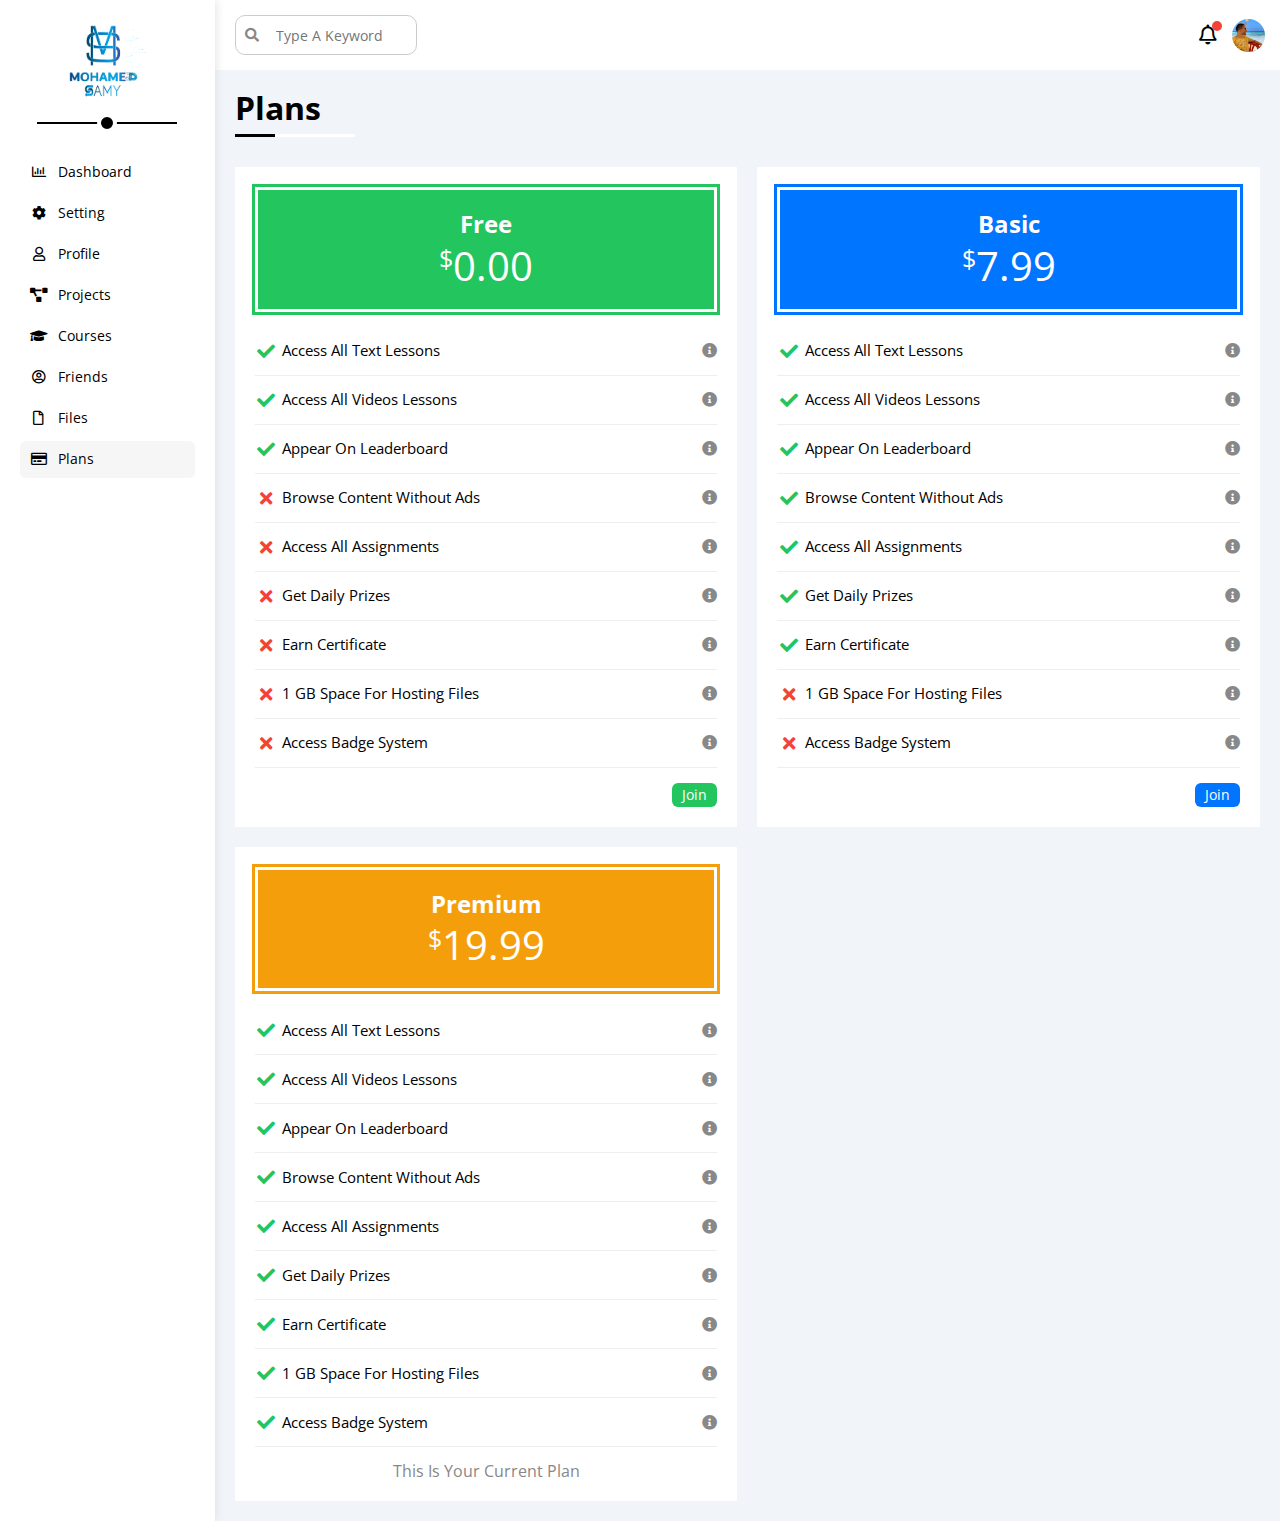
<file: plans.html>
<!DOCTYPE html>
<html lang="en">
  <head>
    <meta charset="utf-8" />
    <meta name="viewport" content="width=device-width, initial-scale=1.0" />
    <title>Plans</title>
    <!-- Render All Elements Normally -->
    <link rel="stylesheet" href="css/normalize.css" />
    <!-- Font Awesome Library -->
    <link rel="stylesheet" href="css/all.min.css" />
    <!-- Framework Css File -->
    <link rel="stylesheet" href="css/framework.css" />
    <!-- Main Css File -->
    <link rel="stylesheet" href="css/main.css" />
    <!-- Google Fonts -->
    <link rel="preconnect" href="https://fonts.googleapis.com" />
    <link rel="preconnect" href="https://fonts.gstatic.com" crossorigin />
    <link
      href="https://fonts.googleapis.com/css2?family=Open+Sans:wght@300;500&#038;display=swap"
      rel="stylesheet"
    />
  </head>
  <body>
    <div class="page d-flex">
      <!-- -------------------- Start sidebar -------------------- -->
      <div class="sidebar bg-white p-20 p-relative">
        <div class="logo txt-c p-relative">
          <img src="imgs/mslogo.png" alt="" />
        </div>
        <ul>
          <li>
            <a
              class="d-flex align-center fs-14 c-black rad-6 p-10"
              href="index.html"
            >
              <i class="fa-regular fa-chart-bar fa-fw"></i>
              <span>Dashboard</span>
            </a>
          </li>
          <li>
            <a
              class="d-flex align-center fs-14 c-black rad-6 p-10"
              href="setting.html"
            >
              <i class="fa-solid fa-gear fa-fw"></i>
              <span>Setting</span>
            </a>
          </li>
          <li>
            <a
              class="d-flex align-center fs-14 c-black rad-6 p-10"
              href="profile.html"
            >
              <i class="fa-regular fa-user fa-fw"></i>
              <span>Profile</span>
            </a>
          </li>
          <li>
            <a
              class="d-flex align-center fs-14 c-black rad-6 p-10"
              href="projects.html"
            >
              <i class="fa-solid fa-diagram-project fa-fw"></i>
              <span>Projects</span>
            </a>
          </li>
          <li>
            <a
              class="d-flex align-center fs-14 c-black rad-6 p-10"
              href="courses.html"
            >
              <i class="fa-solid fa-graduation-cap fa-fw"></i>
              <span>Courses</span>
            </a>
          </li>
          <li>
            <a
              class="d-flex align-center fs-14 c-black rad-6 p-10"
              href="friends.html"
            >
              <i class="fa-regular fa-circle-user fa-fw"></i>
              <span>Friends</span>
            </a>
          </li>
          <li>
            <a
              class="d-flex align-center fs-14 c-black rad-6 p-10"
              href="files.html"
            >
              <i class="fa-regular fa-file fa-fw"></i>
              <span>Files</span>
            </a>
          </li>
          <li>
            <a
              class="active d-flex align-center fs-14 c-black rad-6 p-10"
              href="plans.html"
            >
              <i class="fa-regular fa-credit-card fa-fw"></i>
              <span>Plans</span>
            </a>
          </li>
        </ul>
      </div>
      <!-- -------------------- End Sidebar -------------------- -->
      <!-- -------------------- Start content -------------------- -->
      <div class="content w-full">
        <!-- ---------- Start Head ---------- -->
        <div class="head bg-white p-15 between-flex">
          <div class="search p-relative">
            <input class="p-10" type="search" placeholder="Type A Keyword" />
          </div>
          <div class="icons d-flex align-center">
            <span class="notification p-relative">
              <i class="fa-regular fa-bell fa-lg"></i>
            </span>
            <img src="imgs/m.jpg" alt="me" />
          </div>
        </div>
        <!-- ---------- End Head ----------  -->
        <h1 class="p-relative">Plans</h1>
        <div class="plans-page d-grid m-20 gap-20">
          <div class="plan green bg-white p-20">
            <div class="top p-20 txt-c bg-green">
              <h2 class="c-white">Free</h2>
              <div class="price c-white txt-c">
                <sup class="fs-25">$</sup>0.00
              </div>
            </div>
            <ul>
              <li>
                <i class="fa-solid fa-check fa-fw yes"></i>
                <span>Access All Text Lessons</span>
                <i class="fa-solid fa-circle-info help">
                  <span>Tooltop text</span>
                </i>
              </li>
              <li>
                <i class="fa-solid fa-check fa-fw yes"></i>
                <span>Access All Videos Lessons</span>
                <i class="fa-solid fa-circle-info help">
                  <span>Tooltop text</span>
                </i>
              </li>
              <li>
                <i class="fa-solid fa-check fa-fw yes"></i>
                <span>Appear On Leaderboard</span>
                <i class="fa-solid fa-circle-info help">
                  <span>Tooltop text</span>
                </i>
              </li>
              <li>
                <i class="fa-solid fa-xmark fa-fw"></i>
                <span>Browse Content Without Ads</span>
                <i class="fa-solid fa-circle-info help">
                  <span>Tooltop text</span>
                </i>
              </li>
              <li>
                <i class="fa-solid fa-xmark fa-fw"></i>
                <span>Access All Assignments</span>
                <i class="fa-solid fa-circle-info help">
                  <span>Tooltop text</span>
                </i>
              </li>
              <li>
                <i class="fa-solid fa-xmark fa-fw"></i>
                <span>Get Daily Prizes</span>
                <i class="fa-solid fa-circle-info help">
                  <span>Tooltop text</span>
                </i>
              </li>
              <li>
                <i class="fa-solid fa-xmark fa-fw"></i>
                <span>Earn Certificate</span>
                <i class="fa-solid fa-circle-info help">
                  <span>Tooltop text</span>
                </i>
              </li>
              <li>
                <i class="fa-solid fa-xmark fa-fw"></i>
                <span>1 GB Space For Hosting Files</span>
                <i class="fa-solid fa-circle-info help">
                  <span>Tooltop text</span>
                </i>
              </li>
              <li>
                <i class="fa-solid fa-xmark fa-fw"></i>
                <span>Access Badge System</span>
                <i class="fa-solid fa-circle-info help">
                  <span>Tooltop text</span>
                </i>
              </li>
            </ul>
            <a
              class="btn-shape c-white bg-green d-b w-fit"
              href="#"
              class="join"
              >Join</a
            >
          </div>
          <div class="plan blue bg-white p-20">
            <div class="top bg-blue txt-c p-20">
              <h2 class="m-0 c-white">Basic</h2>
              <div class="price c-white"><sup class="fs-25">$</sup>7.99</div>
            </div>
            <ul class="list-none p-0">
              <li>
                <i class="fa-solid fa-check fa-fw yes"></i>
                <span>Access All Text Lessons</span>
                <i class="fa-solid fa-circle-info help"></i>
              </li>
              <li>
                <i class="fa-solid fa-check fa-fw yes"></i>
                <span>Access All Videos Lessons</span>
                <i class="fa-solid fa-circle-info help"></i>
              </li>
              <li>
                <i class="fa-solid fa-check fa-fw yes"></i>
                <span>Appear On Leaderboard</span>
                <i class="fa-solid fa-circle-info help"></i>
              </li>
              <li>
                <i class="fa-solid fa-check fa-fw yes"></i>
                <span>Browse Content Without Ads</span>
                <i class="fa-solid fa-circle-info help"></i>
              </li>
              <li>
                <i class="fa-solid fa-check fa-fw yes"></i>
                <span>Access All Assignments</span>
                <i class="fa-solid fa-circle-info help"></i>
              </li>
              <li>
                <i class="fa-solid fa-check fa-fw yes"></i>
                <span>Get Daily Prizes</span>
                <i class="fa-solid fa-circle-info help"></i>
              </li>
              <li>
                <i class="fa-solid fa-check fa-fw yes"></i>
                <span>Earn Certificate</span>
                <i class="fa-solid fa-circle-info help"></i>
              </li>
              <li>
                <i class="fa-solid fa-xmark fa-fw"></i>
                <span>1 GB Space For Hosting Files</span>
                <i class="fa-solid fa-circle-info help"></i>
              </li>
              <li>
                <i class="fa-solid fa-xmark fa-fw"></i>
                <span>Access Badge System</span>
                <i class="fa-solid fa-circle-info help"></i>
              </li>
            </ul>
            <a href="#" class="btn-shape bg-blue c-white d-block w-fit">Join</a>
          </div>
          <div class="plan orange bg-white p-20">
            <div class="top bg-orange txt-c p-20">
              <h2 class="m-0 c-white">Premium</h2>
              <div class="price c-white"><sup class="fs-25">$</sup>19.99</div>
            </div>
            <ul class="list-none p-0">
              <li>
                <i class="fa-solid fa-check fa-fw yes"></i>
                <span>Access All Text Lessons</span>
                <i class="fa-solid fa-circle-info help"></i>
              </li>
              <li>
                <i class="fa-solid fa-check fa-fw yes"></i>
                <span>Access All Videos Lessons</span>
                <i class="fa-solid fa-circle-info help"></i>
              </li>
              <li>
                <i class="fa-solid fa-check fa-fw yes"></i>
                <span>Appear On Leaderboard</span>
                <i class="fa-solid fa-circle-info help"></i>
              </li>
              <li>
                <i class="fa-solid fa-check fa-fw yes"></i>
                <span>Browse Content Without Ads</span>
                <i class="fa-solid fa-circle-info help"></i>
              </li>
              <li>
                <i class="fa-solid fa-check fa-fw yes"></i>
                <span>Access All Assignments</span>
                <i class="fa-solid fa-circle-info help"></i>
              </li>
              <li>
                <i class="fa-solid fa-check fa-fw yes"></i>
                <span>Get Daily Prizes</span>
                <i class="fa-solid fa-circle-info help"></i>
              </li>
              <li>
                <i class="fa-solid fa-check fa-fw yes"></i>
                <span>Earn Certificate</span>
                <i class="fa-solid fa-circle-info help"></i>
              </li>
              <li>
                <i class="fa-solid fa-check fa-fw yes"></i>
                <span>1 GB Space For Hosting Files</span>
                <i class="fa-solid fa-circle-info help"></i>
              </li>
              <li>
                <i class="fa-solid fa-check fa-fw yes"></i>
                <span>Access Badge System</span>
                <i class="fa-solid fa-circle-info help"></i>
              </li>
            </ul>
            <p class="c-gray m-0 txt-c">This Is Your Current Plan</p>
          </div>
        </div>
      </div>
    </div>
  </body>
</html>
</file>
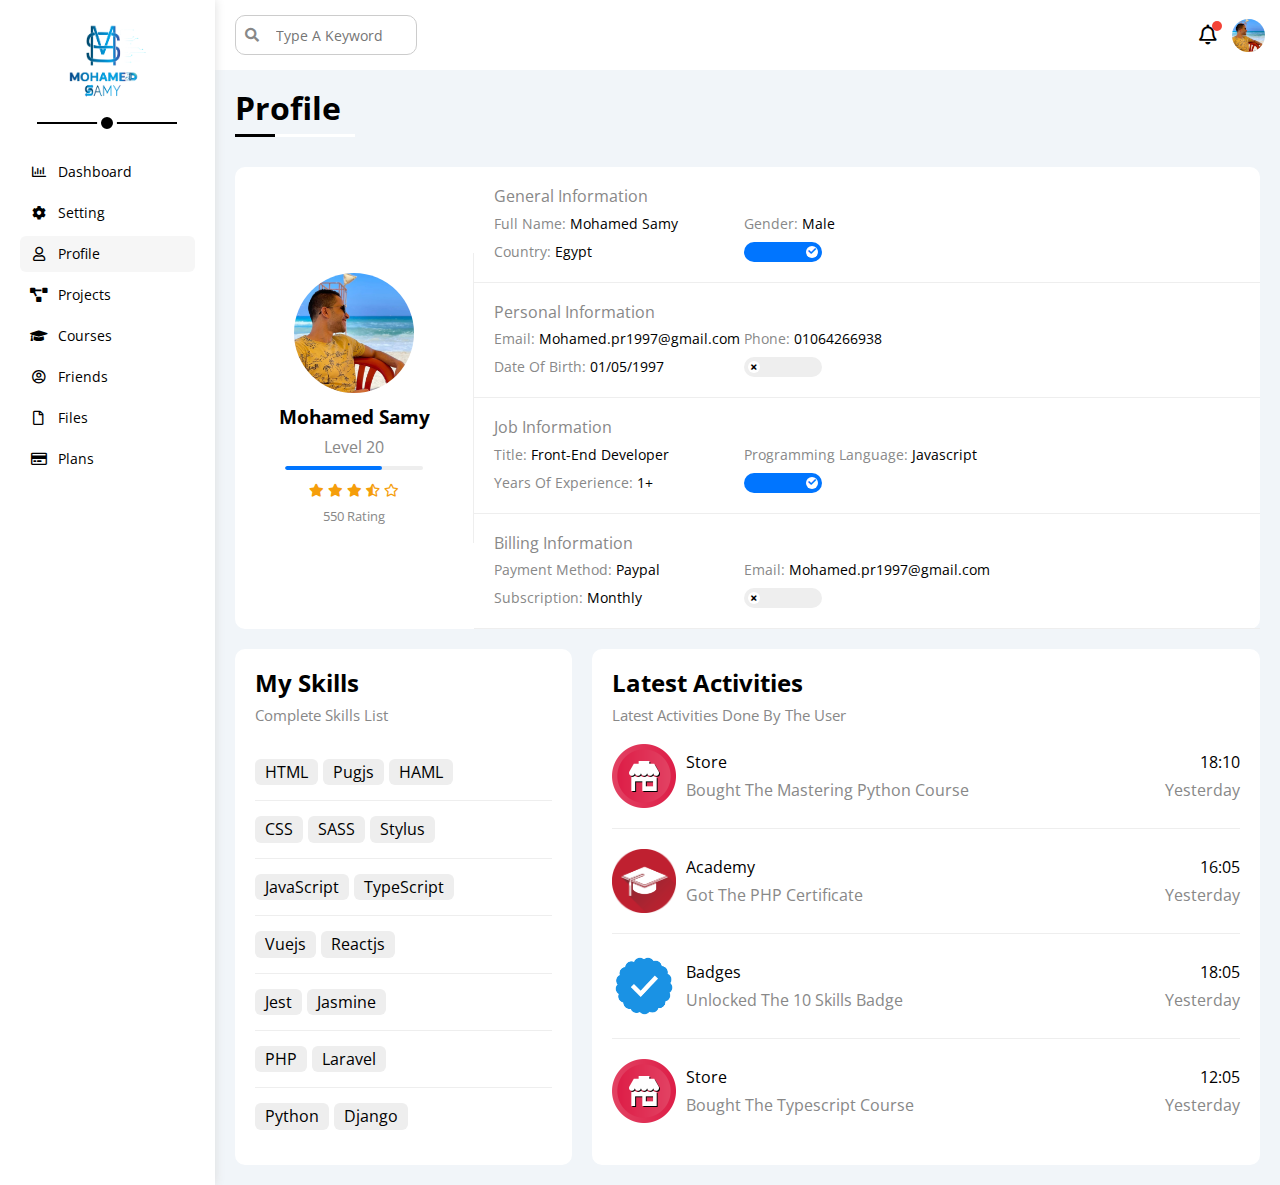
<file: profile.html>
<!DOCTYPE html>
<html lang="en">
  <head>
    <meta charset="utf-8" />
    <meta name="viewport" content="width=device-width, initial-scale=1.0" />
    <title>Profile</title>
    <!-- Render All Elements Normally -->
    <link rel="stylesheet" href="css/normalize.css" />
    <!-- Font Awesome Library -->
    <link rel="stylesheet" href="css/all.min.css" />
    <!-- Framework Css File -->
    <link rel="stylesheet" href="css/framework.css" />
    <!-- Main Css File -->
    <link rel="stylesheet" href="css/main.css" />
    <!-- Google Fonts -->
    <link rel="preconnect" href="https://fonts.googleapis.com" />
    <link rel="preconnect" href="https://fonts.gstatic.com" crossorigin />
    <link
      href="https://fonts.googleapis.com/css2?family=Open+Sans:wght@300;500&#038;display=swap"
      rel="stylesheet"
    />
  </head>
  <body>
    <div class="page d-flex">
      <!-- -------------------- Start sidebar -------------------- -->
      <div class="sidebar bg-white p-20 p-relative">
        <div class="logo txt-c p-relative">
          <img src="imgs/mslogo.png" alt="" />
        </div>
        <ul>
          <li>
            <a
              class="d-flex align-center fs-14 c-black rad-6 p-10"
              href="index.html"
            >
              <i class="fa-regular fa-chart-bar fa-fw"></i>
              <span>Dashboard</span>
            </a>
          </li>
          <li>
            <a
              class="d-flex align-center fs-14 c-black rad-6 p-10"
              href="setting.html"
            >
              <i class="fa-solid fa-gear fa-fw"></i>
              <span>Setting</span>
            </a>
          </li>
          <li>
            <a
              class="active d-flex align-center fs-14 c-black rad-6 p-10"
              href="profile.html"
            >
              <i class="fa-regular fa-user fa-fw"></i>
              <span>Profile</span>
            </a>
          </li>
          <li>
            <a
              class="d-flex align-center fs-14 c-black rad-6 p-10"
              href="projects.html"
            >
              <i class="fa-solid fa-diagram-project fa-fw"></i>
              <span>Projects</span>
            </a>
          </li>
          <li>
            <a
              class="d-flex align-center fs-14 c-black rad-6 p-10"
              href="courses.html"
            >
              <i class="fa-solid fa-graduation-cap fa-fw"></i>
              <span>Courses</span>
            </a>
          </li>
          <li>
            <a
              class="d-flex align-center fs-14 c-black rad-6 p-10"
              href="friends.html"
            >
              <i class="fa-regular fa-circle-user fa-fw"></i>
              <span>Friends</span>
            </a>
          </li>
          <li>
            <a
              class="d-flex align-center fs-14 c-black rad-6 p-10"
              href="files.html"
            >
              <i class="fa-regular fa-file fa-fw"></i>
              <span>Files</span>
            </a>
          </li>
          <li>
            <a
              class="d-flex align-center fs-14 c-black rad-6 p-10"
              href="plans.html"
            >
              <i class="fa-regular fa-credit-card fa-fw"></i>
              <span>Plans</span>
            </a>
          </li>
        </ul>
      </div>
      <!-- -------------------- End Sidebar -------------------- -->
      <!-- -------------------- Start content -------------------- -->
      <div class="content w-full">
        <!-- ---------- Start Head ---------- -->
        <div class="head bg-white p-15 between-flex">
          <div class="search p-relative">
            <input class="p-10" type="search" placeholder="Type A Keyword" />
          </div>
          <div class="icons d-flex align-center">
            <span class="notification p-relative">
              <i class="fa-regular fa-bell fa-lg"></i>
            </span>
            <img src="imgs/m.jpg" alt="me" />
          </div>
        </div>
        <!-- ---------- End Head ----------  -->
        <h1 class="p-relative">Profile</h1>
        <div class="profile-page m-20">
          <div class="overview bg-white rad-10 d-flex align-center">
            <div class="avatar p-20 txt-c">
              <img src="imgs/m.jpg" alt="" />
              <h3>Mohamed Samy</h3>
              <p class="c-gray mt-10">Level 20</p>
              <div class="progress bg-eee rad-6 p-relative">
                <span style="width: 70%"></span>
              </div>
              <div class="rating mt-10 mb-10">
                <i class="fa-solid fa-star c-orange fs-13"></i>
                <i class="fa-solid fa-star c-orange fs-13"></i>
                <i class="fa-solid fa-star c-orange fs-13"></i>
                <i class="fa-solid fa-star-half-stroke c-orange fs-13"></i>
                <i class="fa-regular fa-star c-orange fs-13"></i>
              </div>
              <p class="c-gray fs-13">550 Rating</p>
            </div>
            <div class="info w-full txt-c-mobile">
              <div class="box p-20 d-flex align-center">
                <h4 class="fw-n c-gray w-full">General Information</h4>
                <div class="fs-14">
                  <span class="c-gray">Full Name: </span>
                  <span>Mohamed Samy</span>
                </div>
                <div class="fs-14">
                  <span class="c-gray">Gender: </span>
                  <span>Male</span>
                </div>
                <div class="fs-14">
                  <span class="c-gray">Country: </span>
                  <span>Egypt</span>
                </div>
                <div class="fs-14">
                  <label>
                    <input type="checkbox" checked />
                    <div class="switch"></div>
                  </label>
                </div>
              </div>
              <div class="box p-20 d-flex align-center">
                <h4 class="fw-n c-gray w-full">Personal Information</h4>
                <div class="fs-14">
                  <span class="c-gray">Email: </span>
                  <span>Mohamed.pr1997@gmail.com</span>
                </div>
                <div class="fs-14">
                  <span class="c-gray">Phone: </span>
                  <span>01064266938</span>
                </div>
                <div class="fs-14">
                  <span class="c-gray">Date Of Birth: </span>
                  <span>01/05/1997</span>
                </div>
                <div class="fs-14">
                  <label>
                    <input type="checkbox" />
                    <div class="switch"></div>
                  </label>
                </div>
              </div>
              <div class="box p-20 d-flex align-center">
                <h4 class="fw-n c-gray w-full">Job Information</h4>
                <div class="fs-14">
                  <span class="c-gray">Title: </span>
                  <span>Front-End Developer</span>
                </div>
                <div class="fs-14">
                  <span class="c-gray">Programming Language: </span>
                  <span>Javascript</span>
                </div>
                <div class="fs-14">
                  <span class="c-gray">Years Of Experience: </span>
                  <span>1+</span>
                </div>
                <div class="fs-14">
                  <label>
                    <input type="checkbox" checked />
                    <div class="switch"></div>
                  </label>
                </div>
              </div>
              <div class="box p-20 d-flex align-center">
                <h4 class="fw-n c-gray w-full">Billing Information</h4>
                <div class="fs-14">
                  <span class="c-gray">Payment Method: </span>
                  <span>Paypal</span>
                </div>
                <div class="fs-14">
                  <span class="c-gray">Email: </span>
                  <span>Mohamed.pr1997@gmail.com</span>
                </div>
                <div class="fs-14">
                  <span class="c-gray">Subscription: </span>
                  <span>Monthly</span>
                </div>
                <div class="fs-14">
                  <label>
                    <input type="checkbox" />
                    <div class="switch"></div>
                  </label>
                </div>
              </div>
            </div>
          </div>
          <!-- ---------- Start Other Data ----------  -->
          <!-- ---------- Start My Skills ----------  -->
          <div class="other-data d-flex gap-20">
            <div class="my-skills bg-white p-20 rad-10 mt-20">
              <h2 class="mb-10">My Skills</h2>
              <p class="c-gray fs-15 mb-20">Complete Skills List</p>
              <ul class="txt-c-mobile">
                <li><span>HTML</span><span>Pugjs</span><span>HAML</span></li>
                <li><span>CSS</span><span>SASS</span><span>Stylus</span></li>
                <li><span>JavaScript</span><span>TypeScript</span></li>
                <li><span>Vuejs</span><span>Reactjs</span></li>
                <li><span>Jest</span><span>Jasmine</span></li>
                <li><span>PHP</span><span>Laravel</span></li>
                <li><span>Python</span><span>Django</span></li>
              </ul>
            </div>
            <div class="activities bg-white p-20 rad-10 mt-20">
              <h2 class="mb-10">Latest Activities</h2>
              <p class="c-gray fs-15 mb-20">
                Latest Activities Done By The User
              </p>
              <div class="activity d-flex align-center txt-c-mobile">
                <img src="imgs/activity-01.png" alt="" />
                <div>
                  <span class="d-b mb-10">Store</span>
                  <span class="c-gray">Bought The Mastering Python Course</span>
                </div>
                <div class="date">
                  <span class="d-b mb-10">18:10</span>
                  <span class="c-gray">Yesterday</span>
                </div>
              </div>
              <div class="activity d-flex align-center txt-c-mobile">
                <img decoding="async" src="imgs/activity-02.png" alt="" />
                <div>
                  <span class="d-b mb-10">Academy</span>
                  <span class="c-gray">Got The PHP Certificate</span>
                </div>
                <div class="date">
                  <span class="d-b mb-10">16:05</span>
                  <span class="c-gray">Yesterday</span>
                </div>
              </div>
              <div class="activity d-flex align-center txt-c-mobile">
                <img decoding="async" src="imgs/activity-03.png" alt="" />
                <div>
                  <span class="d-b mb-10">Badges</span>
                  <span class="c-gray">Unlocked The 10 Skills Badge</span>
                </div>
                <div class="date">
                  <span class="d-b mb-10">18:05</span>
                  <span class="c-gray">Yesterday</span>
                </div>
              </div>
              <div class="activity d-flex align-center txt-c-mobile">
                <img decoding="async" src="imgs/activity-01.png" alt="" />
                <div>
                  <span class="d-b mb-10">Store</span>
                  <span class="c-gray">Bought The Typescript Course</span>
                </div>
                <div class="date">
                  <span class="d-b mb-10">12:05</span>
                  <span class="c-gray">Yesterday</span>
                </div>
              </div>
            </div>
          </div>
          <!-- ---------- End My Skills ----------  -->
          <!-- ---------- End Other Data ----------  -->
        </div>
      </div>
    </div>
  </body>
</html>
</file>
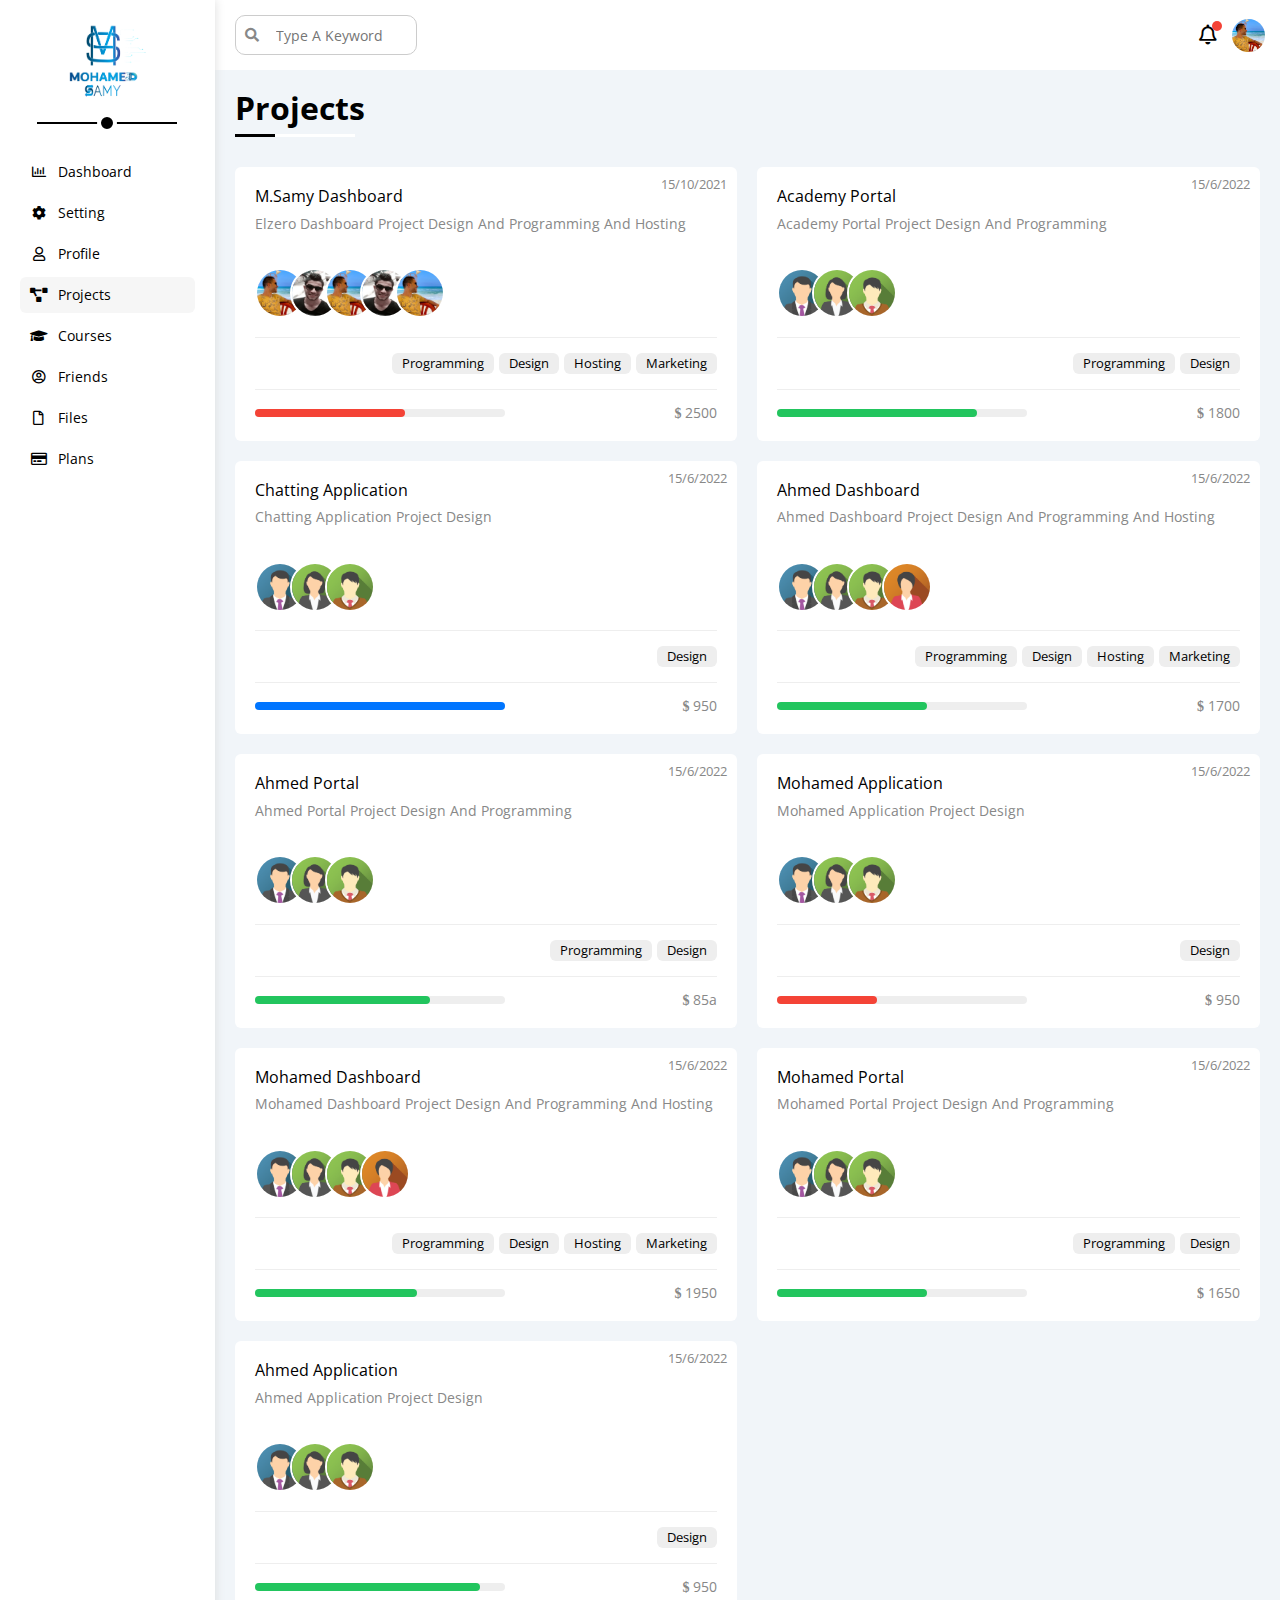
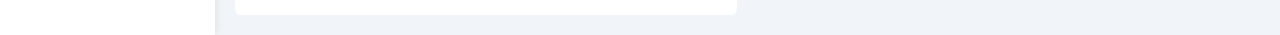
<file: projects.html>
<!DOCTYPE html>
<html lang="en">
  <head>
    <meta charset="utf-8" />
    <meta name="viewport" content="width=device-width, initial-scale=1.0" />
    <title>Projects</title>
    <!-- Render All Elements Normally -->
    <link rel="stylesheet" href="css/normalize.css" />
    <!-- Font Awesome Library -->
    <link rel="stylesheet" href="css/all.min.css" />
    <!-- Framework Css File -->
    <link rel="stylesheet" href="css/framework.css" />
    <!-- Main Css File -->
    <link rel="stylesheet" href="css/main.css" />
    <!-- Google Fonts -->
    <link rel="preconnect" href="https://fonts.googleapis.com" />
    <link rel="preconnect" href="https://fonts.gstatic.com" crossorigin />
    <link
      href="https://fonts.googleapis.com/css2?family=Open+Sans:wght@300;500&#038;display=swap"
      rel="stylesheet"
    />
  </head>
  <body>
    <div class="page d-flex">
      <!-- -------------------- Start sidebar -------------------- -->
      <div class="sidebar bg-white p-20 p-relative">
        <div class="logo txt-c p-relative">
          <img src="imgs/mslogo.png" alt="" />
        </div>
        <ul>
          <li>
            <a
              class="d-flex align-center fs-14 c-black rad-6 p-10"
              href="index.html"
            >
              <i class="fa-regular fa-chart-bar fa-fw"></i>
              <span>Dashboard</span>
            </a>
          </li>
          <li>
            <a
              class="d-flex align-center fs-14 c-black rad-6 p-10"
              href="setting.html"
            >
              <i class="fa-solid fa-gear fa-fw"></i>
              <span>Setting</span>
            </a>
          </li>
          <li>
            <a
              class="d-flex align-center fs-14 c-black rad-6 p-10"
              href="profile.html"
            >
              <i class="fa-regular fa-user fa-fw"></i>
              <span>Profile</span>
            </a>
          </li>
          <li>
            <a
              class="active d-flex align-center fs-14 c-black rad-6 p-10"
              href="projects.html"
            >
              <i class="fa-solid fa-diagram-project fa-fw"></i>
              <span>Projects</span>
            </a>
          </li>
          <li>
            <a
              class="d-flex align-center fs-14 c-black rad-6 p-10"
              href="courses.html"
            >
              <i class="fa-solid fa-graduation-cap fa-fw"></i>
              <span>Courses</span>
            </a>
          </li>
          <li>
            <a
              class="d-flex align-center fs-14 c-black rad-6 p-10"
              href="friends.html"
            >
              <i class="fa-regular fa-circle-user fa-fw"></i>
              <span>Friends</span>
            </a>
          </li>
          <li>
            <a
              class="d-flex align-center fs-14 c-black rad-6 p-10"
              href="files.html"
            >
              <i class="fa-regular fa-file fa-fw"></i>
              <span>Files</span>
            </a>
          </li>
          <li>
            <a
              class="d-flex align-center fs-14 c-black rad-6 p-10"
              href="plans.html"
            >
              <i class="fa-regular fa-credit-card fa-fw"></i>
              <span>Plans</span>
            </a>
          </li>
        </ul>
      </div>
      <!-- -------------------- End Sidebar -------------------- -->
      <!-- -------------------- Start content -------------------- -->
      <div class="content w-full">
        <!-- ---------- Start Head ---------- -->
        <div class="head bg-white p-15 between-flex">
          <div class="search p-relative">
            <input class="p-10" type="search" placeholder="Type A Keyword" />
          </div>
          <div class="icons d-flex align-center">
            <span class="notification p-relative">
              <i class="fa-regular fa-bell fa-lg"></i>
            </span>
            <img src="imgs/m.jpg" alt="me" />
          </div>
        </div>
        <!-- ---------- End Head ----------  -->
        <h1 class="p-relative">Projects</h1>
        <div class="projects-page d-grid m-20 gap-20">
          <div class="project bg-white p-20 rad-6 p-relative">
            <span class="date c-gray fs-13">15/10/2021</span>
            <h4>M.Samy Dashboard</h4>
            <p class="c-gray fs-14 mt-10 mb-10">
              Elzero Dashboard Project Design And Programming And Hosting
            </p>
            <div class="team">
              <a href="#"><img decoding="async" src="imgs/m.jpg" alt="" /></a>
              <a href="#"><img decoding="async" src="imgs/moo.JPG" alt="" /></a>
              <a href="#"><img decoding="async" src="imgs/m.jpg" alt="" /></a>
              <a href="#"><img decoding="async" src="imgs/moo.JPG" alt="" /></a>
              <a href="#"><img decoding="async" src="imgs/m.jpg" alt="" /></a>
            </div>
            <div class="do d-flex">
              <span class="fs-13 rad-6 bg-eee">Programming</span>
              <span class="fs-13 rad-6 bg-eee">Design</span>
              <span class="fs-13 rad-6 bg-eee">Hosting</span>
              <span class="fs-13 rad-6 bg-eee">Marketing</span>
            </div>
            <div class="info between-flex">
              <div class="prog bg-eee">
                <span class="bg-red" style="width: 60%"></span>
              </div>
              <div class="fs-14 c-gray">
                <i class="fa-solid fa-dollar-sign"></i>
                2500
              </div>
            </div>
          </div>
          <div class="project bg-white p-20 rad-6 p-relative">
            <span class="date fs-13 c-gray">15/6/2022</span>
            <h4 class="m-0">Academy Portal</h4>
            <p class="c-gray mt-10 mb-10 fs-14">
              Academy Portal Project Design And Programming
            </p>
            <div class="team">
              <a href="#"
                ><img decoding="async" src="imgs/team-01.png" alt=""
              /></a>
              <a href="#"
                ><img decoding="async" src="imgs/team-02.png" alt=""
              /></a>
              <a href="#"
                ><img decoding="async" src="imgs/team-03.png" alt=""
              /></a>
            </div>
            <div class="do d-flex">
              <span class="fs-13 rad-6 bg-eee">Programming</span>
              <span class="fs-13 rad-6 bg-eee">Design</span>
            </div>
            <div class="info between-flex">
              <div class="prog bg-eee">
                <span class="bg-green" style="width: 80%"></span>
              </div>
              <div class="fs-14 c-gray">
                <i class="fa-solid fa-dollar-sign"></i>
                1800
              </div>
            </div>
          </div>
          <div class="project bg-white p-20 rad-6 p-relative">
            <span class="date fs-13 c-gray">15/6/2022</span>
            <h4 class="m-0">Chatting Application</h4>
            <p class="c-gray mt-10 mb-10 fs-14">
              Chatting Application Project Design
            </p>
            <div class="team">
              <a href="#"
                ><img decoding="async" src="imgs/team-01.png" alt=""
              /></a>
              <a href="#"
                ><img decoding="async" src="imgs/team-02.png" alt=""
              /></a>
              <a href="#"
                ><img decoding="async" src="imgs/team-03.png" alt=""
              /></a>
            </div>
            <div class="do d-flex">
              <span class="fs-13 rad-6 bg-eee">Design</span>
            </div>
            <div class="info between-flex">
              <div class="prog bg-eee">
                <span class="bg-blue" style="width: 100%"></span>
              </div>
              <div class="fs-14 c-gray">
                <i class="fa-solid fa-dollar-sign"></i>
                950
              </div>
            </div>
          </div>
          <div class="project bg-white p-20 rad-6 p-relative">
            <span class="date fs-13 c-gray">15/6/2022</span>
            <h4 class="m-0">Ahmed Dashboard</h4>
            <p class="c-gray mt-10 mb-10 fs-14">
              Ahmed Dashboard Project Design And Programming And Hosting
            </p>
            <div class="team">
              <a href="#"
                ><img decoding="async" src="imgs/team-01.png" alt=""
              /></a>
              <a href="#"
                ><img decoding="async" src="imgs/team-02.png" alt=""
              /></a>
              <a href="#"
                ><img decoding="async" src="imgs/team-03.png" alt=""
              /></a>
              <a href="#"
                ><img decoding="async" src="imgs/team-04.png" alt=""
              /></a>
            </div>
            <div class="do d-flex">
              <span class="fs-13 rad-6 bg-eee">Programming</span>
              <span class="fs-13 rad-6 bg-eee">Design</span>
              <span class="fs-13 rad-6 bg-eee">Hosting</span>
              <span class="fs-13 rad-6 bg-eee">Marketing</span>
            </div>
            <div class="info between-flex">
              <div class="prog bg-eee">
                <span class="bg-green" style="width: 60%"></span>
              </div>
              <div class="fs-14 c-gray">
                <i class="fa-solid fa-dollar-sign"></i>
                1700
              </div>
            </div>
          </div>
          <div class="project bg-white p-20 rad-6 p-relative">
            <span class="date fs-13 c-gray">15/6/2022</span>
            <h4 class="m-0">Ahmed Portal</h4>
            <p class="c-gray mt-10 mb-10 fs-14">
              Ahmed Portal Project Design And Programming
            </p>
            <div class="team">
              <a href="#"
                ><img decoding="async" src="imgs/team-01.png" alt=""
              /></a>
              <a href="#"
                ><img decoding="async" src="imgs/team-02.png" alt=""
              /></a>
              <a href="#"
                ><img decoding="async" src="imgs/team-03.png" alt=""
              /></a>
            </div>
            <div class="do d-flex">
              <span class="fs-13 rad-6 bg-eee">Programming</span>
              <span class="fs-13 rad-6 bg-eee">Design</span>
            </div>
            <div class="info between-flex">
              <div class="prog bg-eee">
                <span class="bg-green" style="width: 70%"></span>
              </div>
              <div class="fs-14 c-gray">
                <i class="fa-solid fa-dollar-sign"></i>
                85a
              </div>
            </div>
          </div>
          <div class="project bg-white p-20 rad-6 p-relative">
            <span class="date fs-13 c-gray">15/6/2022</span>
            <h4 class="m-0">Mohamed Application</h4>
            <p class="c-gray mt-10 mb-10 fs-14">
              Mohamed Application Project Design
            </p>
            <div class="team">
              <a href="#"
                ><img decoding="async" src="imgs/team-01.png" alt=""
              /></a>
              <a href="#"
                ><img decoding="async" src="imgs/team-02.png" alt=""
              /></a>
              <a href="#"
                ><img decoding="async" src="imgs/team-03.png" alt=""
              /></a>
            </div>
            <div class="do d-flex">
              <span class="fs-13 rad-6 bg-eee">Design</span>
            </div>
            <div class="info between-flex">
              <div class="prog bg-eee">
                <span class="bg-red" style="width: 40%"></span>
              </div>
              <div class="fs-14 c-gray">
                <i class="fa-solid fa-dollar-sign"></i>
                950
              </div>
            </div>
          </div>
          <div class="project bg-white p-20 rad-6 p-relative">
            <span class="date fs-13 c-gray">15/6/2022</span>
            <h4 class="m-0">Mohamed Dashboard</h4>
            <p class="c-gray mt-10 mb-10 fs-14">
              Mohamed Dashboard Project Design And Programming And Hosting
            </p>
            <div class="team">
              <a href="#"
                ><img decoding="async" src="imgs/team-01.png" alt=""
              /></a>
              <a href="#"
                ><img decoding="async" src="imgs/team-02.png" alt=""
              /></a>
              <a href="#"
                ><img decoding="async" src="imgs/team-03.png" alt=""
              /></a>
              <a href="#"
                ><img decoding="async" src="imgs/team-04.png" alt=""
              /></a>
            </div>
            <div class="do d-flex">
              <span class="fs-13 rad-6 bg-eee">Programming</span>
              <span class="fs-13 rad-6 bg-eee">Design</span>
              <span class="fs-13 rad-6 bg-eee">Hosting</span>
              <span class="fs-13 rad-6 bg-eee">Marketing</span>
            </div>
            <div class="info between-flex">
              <div class="prog bg-eee">
                <span class="bg-green" style="width: 65%"></span>
              </div>
              <div class="fs-14 c-gray">
                <i class="fa-solid fa-dollar-sign"></i>
                1950
              </div>
            </div>
          </div>
          <div class="project bg-white p-20 rad-6 p-relative">
            <span class="date fs-13 c-gray">15/6/2022</span>
            <h4 class="m-0">Mohamed Portal</h4>
            <p class="c-gray mt-10 mb-10 fs-14">
              Mohamed Portal Project Design And Programming
            </p>
            <div class="team">
              <a href="#"
                ><img decoding="async" src="imgs/team-01.png" alt=""
              /></a>
              <a href="#"
                ><img decoding="async" src="imgs/team-02.png" alt=""
              /></a>
              <a href="#"
                ><img decoding="async" src="imgs/team-03.png" alt=""
              /></a>
            </div>
            <div class="do d-flex">
              <span class="fs-13 rad-6 bg-eee">Programming</span>
              <span class="fs-13 rad-6 bg-eee">Design</span>
            </div>
            <div class="info between-flex">
              <div class="prog bg-eee">
                <span class="bg-green" style="width: 60%"></span>
              </div>
              <div class="fs-14 c-gray">
                <i class="fa-solid fa-dollar-sign"></i>
                1650
              </div>
            </div>
          </div>
          <div class="project bg-white p-20 rad-6 p-relative">
            <span class="date fs-13 c-gray">15/6/2022</span>
            <h4 class="m-0">Ahmed Application</h4>
            <p class="c-gray mt-10 mb-10 fs-14">
              Ahmed Application Project Design
            </p>
            <div class="team">
              <a href="#"
                ><img decoding="async" src="imgs/team-01.png" alt=""
              /></a>
              <a href="#"
                ><img decoding="async" src="imgs/team-02.png" alt=""
              /></a>
              <a href="#"
                ><img decoding="async" src="imgs/team-03.png" alt=""
              /></a>
            </div>
            <div class="do d-flex">
              <span class="fs-13 rad-6 bg-eee">Design</span>
            </div>
            <div class="info between-flex">
              <div class="prog bg-eee">
                <span class="bg-green" style="width: 90%"></span>
              </div>
              <div class="fs-14 c-gray">
                <i class="fa-solid fa-dollar-sign"></i>
                950
              </div>
            </div>
          </div>
        </div>
      </div>
    </div>
  </body>
</html>
</file>
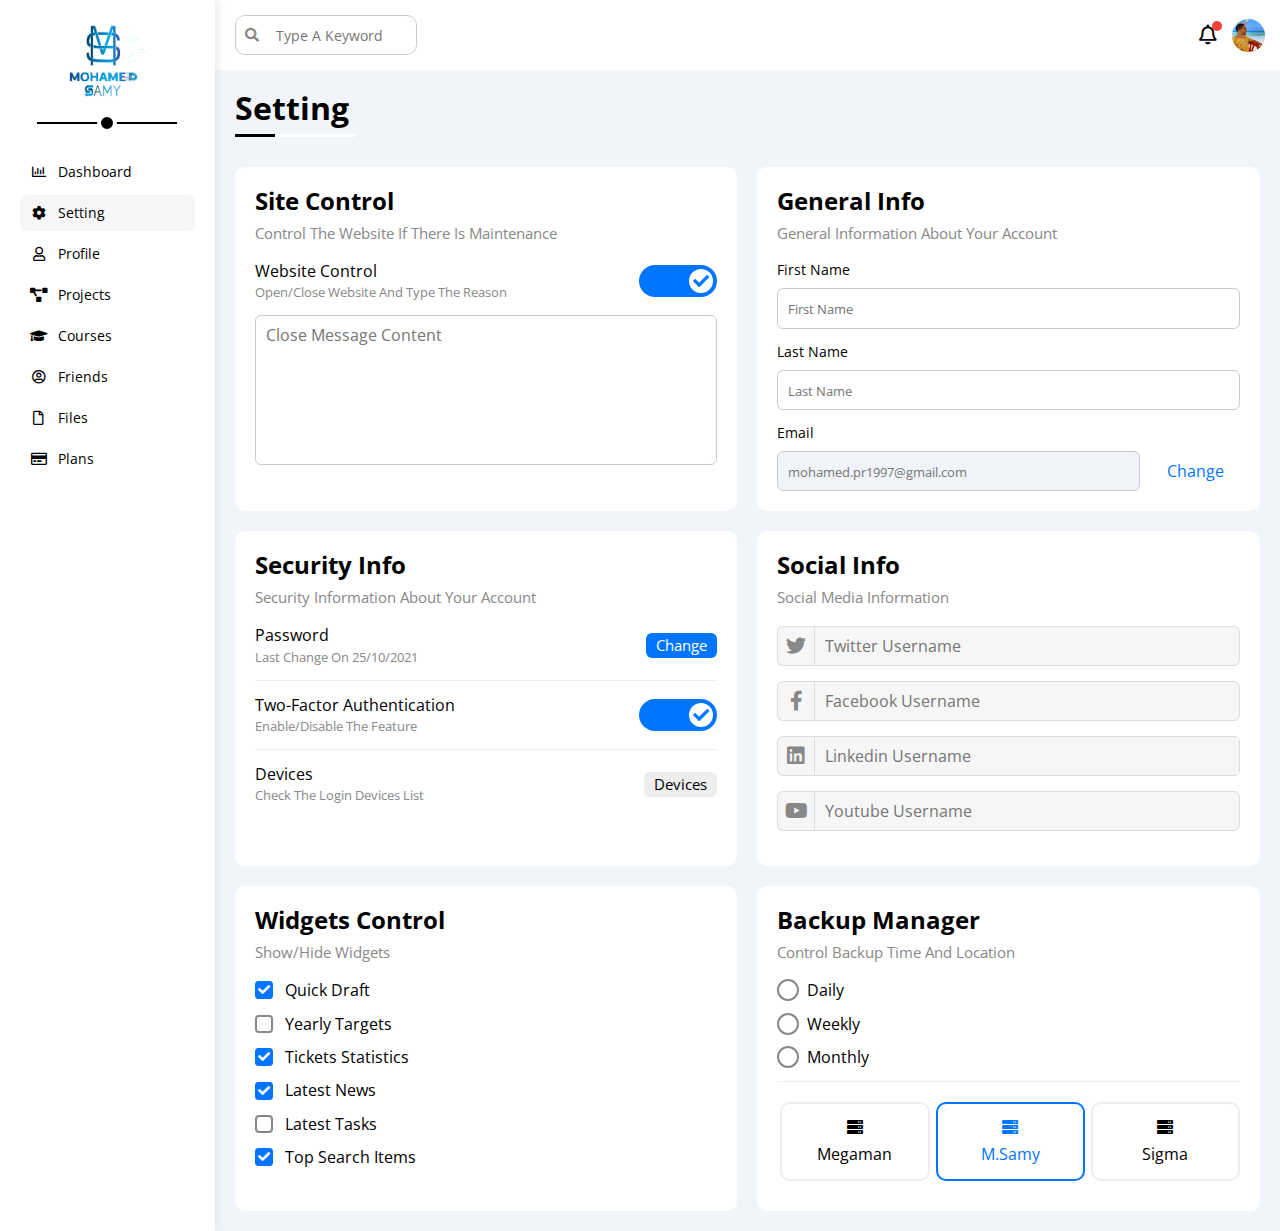
<file: setting.html>
<!DOCTYPE html>
<html lang="en">
  <head>
    <meta charset="utf-8" />
    <meta name="viewport" content="width=device-width, initial-scale=1.0" />
    <title>Setting</title>
    <!-- Render All Elements Normally -->
    <link rel="stylesheet" href="css/normalize.css" />
    <!-- Font Awesome Library -->
    <link rel="stylesheet" href="css/all.min.css" />
    <!-- Framework Css File -->
    <link rel="stylesheet" href="css/framework.css" />
    <!-- Main Css File -->
    <link rel="stylesheet" href="css/main.css" />
    <!-- Google Fonts -->
    <link rel="preconnect" href="https://fonts.googleapis.com" />
    <link rel="preconnect" href="https://fonts.gstatic.com" crossorigin />
    <link
      href="https://fonts.googleapis.com/css2?family=Open+Sans:wght@300;500&display=swap"
      rel="stylesheet"
    />
  </head>
  <body>
    <div class="page d-flex">
      <!-- -------------------- Start sidebar -------------------- -->
      <div class="sidebar bg-white p-20 p-relative">
        <div class="logo txt-c p-relative">
          <img src="imgs/mslogo.png" alt="" />
        </div>
        <ul>
          <li>
            <a
              class="d-flex align-center fs-14 c-black rad-6 p-10"
              href="index.html"
            >
              <i class="fa-regular fa-chart-bar fa-fw"></i>
              <span>Dashboard</span>
            </a>
          </li>
          <li>
            <a
              class="active d-flex align-center fs-14 c-black rad-6 p-10"
              href="setting.html"
            >
              <i class="fa-solid fa-gear fa-fw"></i>
              <span>Setting</span>
            </a>
          </li>
          <li>
            <a
              class="d-flex align-center fs-14 c-black rad-6 p-10"
              href="profile.html"
            >
              <i class="fa-regular fa-user fa-fw"></i>
              <span>Profile</span>
            </a>
          </li>
          <li>
            <a
              class="d-flex align-center fs-14 c-black rad-6 p-10"
              href="projects.html"
            >
              <i class="fa-solid fa-diagram-project fa-fw"></i>
              <span>Projects</span>
            </a>
          </li>
          <li>
            <a
              class="d-flex align-center fs-14 c-black rad-6 p-10"
              href="courses.html"
            >
              <i class="fa-solid fa-graduation-cap fa-fw"></i>
              <span>Courses</span>
            </a>
          </li>
          <li>
            <a
              class="d-flex align-center fs-14 c-black rad-6 p-10"
              href="friends.html"
            >
              <i class="fa-regular fa-circle-user fa-fw"></i>
              <span>Friends</span>
            </a>
          </li>
          <li>
            <a
              class="d-flex align-center fs-14 c-black rad-6 p-10"
              href="files.html"
            >
              <i class="fa-regular fa-file fa-fw"></i>
              <span>Files</span>
            </a>
          </li>
          <li>
            <a
              class="d-flex align-center fs-14 c-black rad-6 p-10"
              href="plans.html"
            >
              <i class="fa-regular fa-credit-card fa-fw"></i>
              <span>Plans</span>
            </a>
          </li>
        </ul>
      </div>
      <!-- -------------------- End Sidebar -------------------- -->
      <!-- -------------------- Start content -------------------- -->
      <div class="content w-full">
        <!-- ---------- Start Head ---------- -->
        <div class="head bg-white p-15 between-flex">
          <div class="search p-relative">
            <input class="p-10" type="search" placeholder="Type A Keyword" />
          </div>
          <div class="icons d-flex align-center">
            <span class="notification p-relative">
              <i class="fa-regular fa-bell fa-lg"></i>
            </span>
            <img src="imgs/m.jpg" alt="me" />
          </div>
        </div>
        <!-- ---------- End Head ----------  -->
        <h1 class="p-relative">Setting</h1>
        <div class="setting-page d-grid gap-20 m-20">
          <!-- ---------- Start Site Control ---------- -->
          <div class="bg-white p-20 rad-10">
            <h2 class="mb-10">Site Control</h2>
            <p class="c-gray fs-15 mb-20">
              Control The Website If There Is Maintenance
            </p>
            <div class="mb-15 between-flex">
              <div>
                <span>Website Control</span>
                <p class="c-gray fs-13 mt-5">
                  Open/Close Website And Type The Reason
                </p>
              </div>
              <div>
                <!-- Start Toggle Switch -->
                <label>
                  <input class="toggle-check" type="checkbox" checked />
                  <div class="toggle-switch"></div>
                </label>
                <!-- Start Toggle Switch -->
              </div>
            </div>
            <textarea
              class="w-full p-10 rad-6"
              placeholder="Close Message Content"
            ></textarea>
          </div>
          <!-- ---------- End Site Control ---------- -->
          <!-- ---------- Start General ---------- -->
          <div class="bg-white p-20 rad-10">
            <h2 class="mb-10">General Info</h2>
            <p class="c-gray fs-15 mb-20">
              General Information About Your Account
            </p>
            <form>
              <label class="d-b fs-14 mb-10" for="fname">First Name</label>
              <input
                class="d-b w-full p-10 b-none b-ccc mb-15 rad-6"
                type="text"
                id="fname"
                placeholder="First Name"
              />
              <label class="d-b fs-14 mb-10" for="lname">Last Name</label>
              <input
                class="d-b w-full p-10 b-none b-ccc mb-15 rad-6"
                type="text"
                id="lname"
                placeholder="Last Name"
              />
              <div>
                <label class="d-b fs-14 mb-10" for="email">Email</label>
                <input
                  class="email w-full p-10 b-none b-ccc rad-6"
                  type="email"
                  id="email"
                  placeholder="mohamed.pr1997@gmail.com"
                  disabled
                />
                <input
                  class="b-none bg-white c-blue"
                  type="submit"
                  value="Change"
                />
              </div>
            </form>
          </div>
          <!-- ---------- End General ---------- -->
          <!-- ---------- Start Security ---------- -->
          <div class="bg-white p-20 rad-10">
            <h2 class="mb-10">Security Info</h2>
            <p class="c-gray fs-15 mb-20">
              Security Information About Your Account
            </p>
            <div class="sec-box between-flex mb-15 pb-15">
              <div>
                <span class="d-b">Password</span>
                <p class="c-gray fs-13 mt-5">Last Change On 25/10/2021</p>
              </div>
              <a class="btn-1 fs-15 btn-shape bg-blue c-white" href="#"
                >Change</a
              >
            </div>
            <div class="sec-box between-flex mb-15 pb-15">
              <div>
                <span class="d-b">Two-Factor Authentication</span>
                <p class="c-gray fs-13 mt-5">Enable/Disable The Feature</p>
              </div>
              <!-- Start Toggle Switch -->
              <label>
                <input class="toggle-check" type="checkbox" checked />
                <div class="toggle-switch"></div>
              </label>
              <!-- Start Toggle Switch -->
            </div>
            <div class="sec-box between-flex pb-15">
              <div>
                <span class="d-b">Devices</span>
                <p class="c-gray fs-13 mt-5">Check The Login Devices List</p>
              </div>
              <a class="btn-2 fs-15 btn-shape bg-eee c-black" href="#"
                >Devices</a
              >
            </div>
          </div>
          <!-- ---------- End Security ---------- -->
          <!-- ---------- Start Social ---------- -->
          <div class="social bg-white p-20 rad-10">
            <h2 class="mb-10">Social Info</h2>
            <p class="c-gray fs-15 mb-20">Social Media Information</p>
            <div class="box d-flex align-center mb-15">
              <i class="fa-brands fa-twitter c-gray center-flex"></i>
              <input
                class="b-none w-full"
                type="text"
                placeholder="Twitter Username"
              />
            </div>
            <div class="box d-flex align-center mb-15">
              <i class="fa-brands fa-facebook-f c-gray center-flex"></i>
              <input
                class="b-none w-full"
                type="text"
                placeholder="Facebook Username"
              />
            </div>
            <div class="box d-flex align-center mb-15">
              <i class="fa-brands fa-linkedin c-gray center-flex"></i>
              <input
                class="b-none w-full"
                type="text"
                placeholder="Linkedin Username"
              />
            </div>
            <div class="box d-flex align-center mb-15">
              <i class="fa-brands fa-youtube c-gray center-flex"></i>
              <input
                class="b-none w-full"
                type="text"
                placeholder="Youtube Username"
              />
            </div>
          </div>
          <!-- ---------- End Social ---------- -->
          <!-- ---------- Start Widgets Control ---------- -->
          <div class="widget-control bg-white p-20 rad-10">
            <h2 class="mb-10">Widgets Control</h2>
            <p class="c-gray fs-15 mb-20">Show/Hide Widgets</p>
            <div class="box d-flex align-center mb-15">
              <input type="checkbox" id="one" checked />
              <label class="one" for="one">Quick Draft</label>
            </div>
            <div class="box d-flex align-center mb-15">
              <input type="checkbox" id="two" />
              <label class="two" for="two">Yearly Targets</label>
            </div>
            <div class="box d-flex align-center mb-15">
              <input type="checkbox" id="three" checked />
              <label class="three" for="three">Tickets Statistics</label>
            </div>
            <div class="box d-flex align-center mb-15">
              <input type="checkbox" id="four" checked />
              <label class="four" for="four">Latest News</label>
            </div>
            <div class="box d-flex align-center mb-15">
              <input type="checkbox" id="five" />
              <label class="five" for="five">Latest Tasks</label>
            </div>
            <div class="box d-flex align-center mb-15">
              <input type="checkbox" id="six" checked />
              <label class="six" for="six">Top Search Items</label>
            </div>
          </div>
          <!-- ---------- End Widgets Control ---------- -->
          <!-- ---------- Start Backup Manager ---------- -->
          <div class="backup bg-white p-20 rad-10">
            <h2 class="mb-10">Backup Manager</h2>
            <p class="c-gray fs-15 mb-20">Control Backup Time And Location</p>
            <div class="date d-flex align-center mb-15">
              <input type="radio" name="time" id="daily" />
              <label for="daily">Daily</label>
            </div>
            <div class="date d-flex align-center mb-15">
              <input type="radio" name="time" id="weekly" />
              <label for="weekly">Weekly</label>
            </div>
            <div class="date d-flex align-center mb-15">
              <input type="radio" name="time" id="monthly" />
              <label for="monthly">Monthly</label>
            </div>
            <div class="servers d-flex align-center txt-c">
              <input type="radio" name="servers" id="server-one" />
              <div class="server rad-10 w-full">
                <label class="d-b m-15" for="server-one">
                  <i class="fa-solid fa-server d-b mb-10"></i>
                  Megaman
                </label>
              </div>
              <input type="radio" name="servers" id="server-two" checked />
              <div class="server rad-10 w-full">
                <label class="d-b m-15" for="server-two">
                  <i class="fa-solid fa-server d-b mb-10"></i>
                  M.Samy
                </label>
              </div>
              <input type="radio" name="servers" id="server-three" />
              <div class="server rad-10 w-full">
                <label class="d-b m-15" for="server-three">
                  <i class="fa-solid fa-server d-b mb-10"></i>
                  Sigma
                </label>
              </div>
            </div>
          </div>
          <!-- ---------- End Backup Manager ---------- -->
        </div>
      </div>
    </div>
  </body>
</html>
</file>
<file: css/framework.css>
/* ---------- Start Components ---------- */
.center-flex{
  display: flex;
  justify-content: center;
  align-items: center;
}
.between-flex{
  display: flex;
  justify-content: space-between;
  align-items: center;
}
.btn-shape{
  padding: 4px 10px;
  border: none;
  border-radius: 6px;
  color: white;
  font-size: 14px;
  display: block;
  width: fit-content;
  margin-left: auto;
  cursor: pointer;
  transition: var(--main-transition);
}
/* ---------- Start Components ---------- */
/* ---------- Start Box ---------- */
.d-flex{
  display: flex;
}
.space-between{
  justify-content: space-between;
}
.align-center{
  align-items: center;
}
.d-grid{
  display: grid;
}
.gap-20{
  gap: 20px;
}
.d-b{
  display: block;
}
@media (max-width:767px) {
  .block-mobile{
    display: block;
  }
}
@media (max-width:767px){
  .hide-mobile{
    display: none;
  }
}
/* ---------- End Box ---------- */
/* ---------- Start Position ---------- */
.p-relative{
  position: relative;
}
.p-absolute{
  position: absolute;
}
/* ---------- End Position ---------- */
/* ---------- Start padding ---------- */
.p-10{
  padding: 10px;
}
.p-15{
  padding: 15px;
}
.p-20{
  padding: 20px;
}
.pt-10{
  padding-top: 10px;
}
.pt-15{
  padding-top: 15px;
}
.pt-20{
  padding-top: 20px;
}
.pl-15{
  padding-left: 15px;
}
.pb-10{
  padding-bottom: 10px;
}
.pb-15{
  padding-bottom: 15px;
}
.pb-20{
  padding-bottom: 20px;
}
/* ---------- End padding ---------- */
/* ---------- Start Margin ---------- */
.m-0{
  margin: 0;
}
.m-20{
  margin: 20px;
}
.m-15{
  margin: 15px;
}
.mt-0{
  margin-top: 0;
}
.mt-5{
  margin-top: 5px;
}
.mt-10{
  margin-top: 10px;
}
.mt-15{
  margin-top: 15px;
}
.mt-20{
  margin-top: 20px;
}
.mt-25{
  margin-top: 25px;
}
.mr-10{
  margin-right: 10px;
}
.mr-15{
  margin-right: 15px;
}
.mb-5{
  margin-bottom: 5px;
}
.mb-10{
  margin-bottom: 10px;
}
.mb-15{
  margin-bottom: 15px;
}
.mb-20{
  margin-bottom: 20px;
}
/* ---------- End Margin ---------- */
/* ---------- Start Dimensions ---------- */
.w-full{
  width: 100%;
}
.w-fit{
  width: fit-content;
}
.h-full{
  height: 100%;
}
/* ---------- End Dimensions ---------- */
/* ---------- Start Color ---------- */
.bg-white{
  background-color: white;
}
.bg-eee{
  background-color: #eee;
}
.c-white{
  color: white;
}
.c-black{
  color: black;
}
.c-blue{
  color: #0075ff;
}
.c-orange{
  color: #f59e0b;
}
.c-red{
  color: #f44336;
}
.c-green{
  color: #22c55e;
}
.c-gray{
  color: #888;
}
.bg-red{
  background-color: #f44336;
}
.bg-blue{
  background-color: #0075ff;
}
.bg-orange{
  background-color: #f59e0b;
}
.bg-green{
  background-color: #22c55e;
}
.bg-gray{
  background-color: #888;
}
.bg-red{
  background-color: #f44336;
}
/* ---------- End Color ---------- */
/* ---------- Start Text ---------- */
.txt-c{
  text-align: center;
}
@media (max-width:767px) {
  .txt-c-mobile{
    text-align: center;
  }
}
.fs-13{
  font-size: 13px;
}
.fs-14{
  font-size: 14px;
}
.fs-15{
  font-size: 15px;
}
.fs-25{
  font-size: 25px;
}
.fw-bold{
  font-weight: bold;
}
.fw-n{
  font-weight: normal;
}
/* ---------- End Text ---------- */
/* ---------- Start Border ---------- */
.b-none{
  border: none;
}
.rad-6{
  border-radius: 6px;
}
.rad-10{
  border-radius: 10px;
}
.b-ccc{
  border: 1px solid #ccc;
}
.border-eee{
  border: 1px solid #eee;
}
/* ---------- End Border ---------- */
</file>
<file: css/main.css>
/* Start Variables */
:root{
  --main-transition: .3s;
  --blue-color: #0075ff;
  --blue-alt-color:#0d69d5;
  --orange-color: #f59e0b;
  --green-color: #22c55e;
  --red-color: #f44336;
  --gray-color: #888;
}
/* End Variables */
/* Start Global Rules */
*{
  padding: 0;
  margin: 0;
  -webkit-sizing: border-box;
  -moz-sizing: border-box;
  -ms-sizing: border-box;
  -o-sizing: border-box;
  box-sizing: border-box;
}
body{
  font-family: "Open Sans", sans-serif;
}
a{
  text-decoration: none;
}
ul{
  list-style: none;
}
*:focus{
  outline: none;
}
*::-webkit-scrollbar{
  width: 15px;
}
*::-webkit-scrollbar-track{
    background-color: white;
}
*::-webkit-scrollbar-thumb{
    background-color: var(--blue-color);
}
*::-webkit-scrollbar-thumb:hover{
    background-color: var(--blue-alt-color);
}
/* End Global Rules */
/* ---------- Start Components ---------- */
/* Start Toggle Switch */
.toggle-check{
  -webkit-appearance: none;
  appearance: none;
  display: none;
}
.toggle-switch{
  width: 78px;
  height: 32px;
  background-color: #ccc;
  border-radius: 16px;
  position: relative;
  transition: var(--main-transition);
  cursor: pointer;
}
.toggle-switch::before{
  font-family: var(--fa-style-family-classic);
  content: '\f00d';
  font-weight: 900;
  position: absolute;
  background-color: white;
  color: #aaa;
  width: 24px;
  height: 24px;
  border-radius: 50%;
  display: flex;
  justify-content: center;
  align-items: center;
  top: 4px;
  left: 4px;
  transition: var(--main-transition);
}
.toggle-check:checked + .toggle-switch{
  background-color: var(--blue-color);
}
.toggle-check:checked + .toggle-switch::before{
  left: 50px;
  color: var(--blue-color);
  content: '\f00c';
}
/* End Toggle Switch */
/* ---------- Start Components ---------- */
/* -------------------- Page -------------------- */
.page{
  background-color: #f1f5f9;
  min-height: 100vh;
}
/* -------------------- Page -------------------- */
/* -------------------- Start Sidebar -------------------- */
.sidebar{
  width: 250px;
  box-shadow: 0 0 10px #ddd;
}
.logo img{
  max-width: 80px;
  max-width: 80px;
}
.logo{
  margin-bottom: 50px;
}
.logo::before{
  content: '';
  position: absolute;
  width: 140px;
  height: 2px;
  background-color: black;
  bottom: -20px;
  left: 50%;
  transform: translateX(-50%);
}
.logo::after{
  content: '';
  position: absolute;
  width: 12px;
  height: 12px;
  background-color: black;
  border-radius: 50%;
  border: 4px solid white;
  bottom: -29px;
  left: 50%;
  transform: translateX(-50%);
}
.sidebar ul li a{
  transition: var(--main-transition);
  margin-bottom: 5px;
}
.sidebar ul li a:hover,
.sidebar ul li a.active{
  background-color: #f6f6f6;
}
.sidebar ul li a span{
  font-size: 14px;
  margin-left: 10px;
}
@media(max-width:767px){
  .sidebar{
    width: 62px;
    padding: 10px;
  }
  .sidebar .logo img{
    max-width: 40px;
  }
  .logo{
    margin-bottom: 15px;
  }
  .sidebar .logo::before,
  .sidebar .logo::after{
    display: none;
  }
  .sidebar ul li a span{
    display: none;
  }
}
/* -------------------- End Sidebar -------------------- */
/* -------------------- Start Content -------------------- */
/* ---------- Start Head ---------- */
.content{
  overflow: hidden;
}
.content .head .search::before{
  font-family: var(--fa-style-family-classic);
  content: "\f002";
  font-weight: 900;
  position: absolute;
  left: 15px;
  top: 50%;
  transform: translateY(-50%);
  font-size: 14px;
  color: var(--gray-color);
}
.content .search input[type=search]{ 
  border: 1px solid #ccc;
  border-radius: 10px;
  margin-left: 5px;
  padding-left: 40px;
  width: 182px;
  transition: width var(--main-transition);
}
.head .search input[type=search]:focus{ 
  width: 220px;
}
.head .search input[type=search]::placeholder{
  font-size: 14px;
}
.head .search input[type=search]:focus::placeholder{  
  opacity: 0;
}
@media (max-width:767px){
  .head .search input[type=search]:focus{ 
    width: 200px;
  }
}
.head .icons .notification::before{
  content: '';
  position: absolute;
  width: 10px;
  height: 10px;
  background-color: var(--red-color);
  border-radius: 50%;
  right: -5px;
  top: -5px;
}
.head img{
  width: 33px;
  max-width: 100%;
  border-radius: 50%;
  margin-left: 15px;
} 
/* ---------- End Head ---------- */
.page .content h1{
  margin: 20px 20px 40px;
}
.page .content h1::before,
.page .content h1::after{
  content: '';
  position: absolute;
  height: 3px;
  bottom: -10px;
  left: 0;
}
.page .content h1::before{
  background-color: white;
  width: 120px;
}
.page .content h1::after{
  background-color: black ;
  width: 40px;
}
/* -------------------- Start Wrapper -------------------- */
.wrapper{
  grid-template-columns: repeat(auto-fill, minmax(450px, 1fr));
  margin-left: 20px;
  margin-right: 20px;
  margin-bottom: 20px;
}
@media (max-width:767px) {
  .wrapper{
    grid-template-columns: minmax(20px, 1fr);
    margin-left: 10px;
    margin-right: 10px;
    gap: 10px;
  }
}
/* ---------- Start Welcome Widget ---------- */
.wrapper .welcome{
  overflow: hidden;
}
.welcome .intro div > p{
  color: var(--gray-color);
}
@media (max-width:767px){
  .welcome .intro{
    padding-bottom: 30px;
  }
}
.welcome .intro img{
  max-width: 150px;
  max-height: 150px;
  margin-bottom: -10px;
  margin-right: 20px;
}
.welcome > img{
  max-width: 100px;
  max-height: 100px;
  border-radius: 50%;
  margin-left: 20px;
  margin-top: -50px;
  border: 2px solid white;
  padding: 2px;
  background-color: white;
  box-shadow: 0 0 5px #ddd;
}
@media (max-width:767px){
  .welcome > img{
    margin-left: 0;
  }
}
.welcome .cover-data{
  border-bottom: 1px solid #eee;
}
.welcome .cover-data > div{
  flex: 1;
  font-weight: bold;
}
.welcome .cover-data div > span{
  font-style: italic;
  color: var(--gray-color);
  font-weight: normal;
}
@media (max-width:767px){
  .welcome .cover-data > div:not(:last-child){
    margin-bottom: 20px;
  }
}
.welcome .visit{
  margin: 0 15px 15px auto;
  background-color: var(--blue-color);
}
.welcome .visit:hover{
  background-color: var(--blue-alt-color);
}
/* ---------- Start Quick Draft Widget ---------- */
.quick-draft > p{
  color: var(--gray-color);
  font-size: 15px;
  text-transform: capitalize;
}
.quick-draft form textarea{
  resize: none;
  min-height: 180px;
}
.quick-draft > p{
  color: var(--gray-color);
  font-size: 15px;
}
.quick-draft form .save{
  background-color: var(--blue-color);
}
.quick-draft form .save:hover{
  background-color: var(--blue-alt-color);
}
/* ---------- End Quick Draft Widget ---------- */
/* ---------- Start Yearly Target ---------- */
.targets > p{
  color: var(--gray-color);
  font-size: 15px;
  text-transform: capitalize;
}
.targets .row .icon{
  width: 80px;
  height: 80px;
  margin-right: 15px;
}
.targets .row .details{
  flex: 1;
}
.targets .row .details .span-1{
  font-size: 14px;
  color: var(--gray-color);
}
.targets .row .details .span-2{
  font-weight: bold;
}
.targets .row .progress{
  height: 4px;
}
.blue .icon,
.blue .progress{
  background-color: rgb(0 117 255 / 20%);
}
.orange .icon,
.orange .progress{
  background-color: rgb(245 158 11 / 20%);
}
.green .icon,
.green .progress{
  background-color: rgb(34 197 94 / 20%);
}
.targets .row .progress > span{
  position: absolute;
  left: 0;
  top: 0;
  height: 100%;
  background: var(--blue-color);
}
.targets .row .progress > span span{
  position: absolute;
  bottom: 16px;
  right: -16px;
  color: white;
  padding: 2px 5px;
  border-radius: 6px;
  font-size: 13px;
}
.targets .row .progress > .blue span{
  background-color: var(--blue-color);
}
.targets .row .progress > .orange span{
  background-color: var(--orange-color);
}
.targets .row .progress > .green span{
  background-color: var(--green-color);
}
.targets .row .progress > span span::after{
  content: '';
  position: absolute;
  border-color: transparent;
  border-width: 5px;
  border-style: solid;
  bottom: -9px;
  left: 50%;
  transform: translateX(-50%);
}
.targets .row .progress > .blue span::after{
  border-top-color: var(--blue-color);
}
.targets .row .progress > .orange span::after{
  border-top-color: var(--orange-color);
}
.targets .row .progress > .green span::after{
  border-top-color: var(--green-color);
}
/* ---------- End Yearly Target ---------- */
/* ---------- Start Tickets ---------- */
.tickets > p{
  color: var(--gray-color);
  font-size: 15px;
  text-transform: capitalize;
}
.tickets .boxes{
  flex-wrap: wrap;
}
.tickets .boxes .box{
  flex-basis: calc(50% - 10px);
  border: 1px solid #ccc;
}
@media (max-width:767px){
  .tickets .boxes .box{
    flex-basis: 100%;
  }
}
/* ---------- End Tickets ---------- */
/* ---------- Start Latest ---------- */
.latest-news .news-row:not(:last-of-type){
  margin-bottom: 20px;
  padding-bottom: 20px;
  border-bottom: 1px solid #eee;
}
.latest-news .news-row img{
  width: 100px;
  border-radius: 6px;
  margin-right: 15px;
}
.latest-news .news-row .info{
  flex: 1;
} 
@media (max-width:767px){
  .latest-news .news-row{
    display: block;
  }
  .latest-news .news-row .label{
    margin: 7px auto 0;
  }
}
/* ---------- End Latest ---------- */
/* ---------- Start Tasks ---------- */
.tasks .task-row:not(:last-child){
  margin-bottom: 15px;
  padding-bottom: 15px;
  border-bottom: 1px solid #eee;
}
.tasks .task-row .info{
  flex-grow: 1;
}
.tasks .done{
  opacity: .3;
}
.tasks .done h3,
.tasks .done p{
  text-decoration: line-through;
}
.tasks .delete{
  cursor: pointer;
  transition: var(--main-transition);
}
.tasks .delete:hover{
  color: var(--red-color);
}
/* ---------- End Tasks ---------- */
/* ---------- Start Search ---------- */
.search .items-row:last-child{
  padding-bottom: 0;
}
/* ---------- End Search ---------- */
/* ---------- Start upload ---------- */
.upload ul li img{
  width: 40px;
  height: 40px;
} 
.upload ul li:not(:last-child){
  border-bottom: 1px solid #eee;
}
.upload ul li:last-child{
  padding-bottom: 0;
  margin-bottom: 0;
}
/* ---------- End upload ---------- */
/* ---------- Start Last Project ---------- */
.last-project ul::before {
  content: "";
  position: absolute;
  left: 11px;
  width: 2px;
  height: 100%;
  background-color: var(--blue-color);
}
.last-project ul li::before {
  content: "";
  width: 20px;
  height: 20px;
  display: block;
  border-radius: 50%;
  background-color: white;
  border: 2px solid white;
  outline: 2px solid var(--blue-color);
  margin-right: 15px;
  z-index: 1;
}
.last-project ul li.done::before {
  background-color: var(--blue-color);
}
.last-project ul li.current::before {
  animation: change-color 0.8s infinite alternate;
}
.last-project .launch-icon {
  position: absolute;
  width: 160px;
  right: 0;
  bottom: 0;
  opacity: 0.1;
}
@keyframes change-color {
  from {
    background-color: var(--blue-color);
  }
  to {
    background-color: white;
  }
}
/* ---------- End Last Project ---------- */
/* ---------- Start Reminders ---------- */
.reminders ul li .key{
  width: 15px;
  height: 15px;
  border-radius: 50%;
}
.reminders ul li .key.blue{
  background-color: var(--blue-color);
}
.reminders ul li .key.green{
  background-color: var(--green-color);
}
.reminders ul li .key.orange{
  background-color: var(--orange-color);
}
.reminders ul li .key.red{
  background-color: var(--red-color);
}
.reminders ul li div.blue{
  border-left: 2px solid var(--blue-color);
}
.reminders ul li div.green{
  border-left: 2px solid var(--green-color);
}
.reminders ul li div.orange{
  border-left: 2px solid var(--orange-color);
}
.reminders ul li div.red{
  border-left: 2px solid var(--red-color);
}
/* ---------- End Reminders ---------- */
/* ---------- Start Latest Post ---------- */
.latest-post > div img{
  width: 50px;
  height: 50px;
  border-radius: 50%;
}
.latest-post .text{
  text-transform: capitalize;
  font-size: 22px;
  line-height: 1.8;
  border-top: 1px solid #eee;
  border-bottom: 1px solid #eee;
  min-height: 140px;
}
/* ---------- End Latest Post ---------- */
/* ---------- Start Social Media Stats ---------- */
.social-stats .box{
  padding-left: 70px;
}
.social-stats .box i{
  position: absolute;
  width: 50px;
  left: 0;
  top: 0;
  color: white;
  font-size: 25px;
  transition: var(--main-transition);
}
.social-stats .box i:hover{
  font-size: 35px;
}
.social-stats .twitter{
  background-color: rgb(29 161 242 / 20%);
  color: #1da1f2;
}
.social-stats .twitter i,
.social-stats .twitter a{
  background-color: #1da1f2;
}
.social-stats .facebook{
  background-color: rgb(24 119 242 / 20%);
  color: #1877f2;
}
.social-stats .facebook i,
.social-stats .facebook a{
  background-color: #1877f2;
}
.social-stats .youtube{
  background-color: rgb(255 0 0 / 20%);
  color: #ff0000;
}
.social-stats .youtube i,
.social-stats .youtube a{
  background-color: #ff0000;
}
.social-stats .linkedin{
  background-color: rgb(0 119 181 / 20%);
  color: #0077b5;
}
.social-stats .linkedin i,
.social-stats .linkedin a{
  background-color: #0077b5;
}
/* ---------- End Social Media Stats ---------- */
/* -------------------- End Wrapper -------------------- */
/* -------------------- Start Table  -------------------- */
.projects .responsive-table{
  overflow-x: auto;
}
.projects .responsive-table table{
  min-width: 1000px;
  border-spacing: 0;
}
.responsive-table table thead th{
  background-color: #eee;
  padding: 15px;
}
.responsive-table table td{
  padding: 15px;
}
.responsive-table table th{
  border-top: 1px solid #ddd;
  border-bottom: 1px solid #ddd;
  border-left: 1px solid #ddd;
  transition: var(--main-transition);
}
.responsive-table table td{
  border-bottom: 1px solid #eee;
  border-left: 1px solid #eee;
  transition: var(--main-transition);
}
.responsive-table table td:last-child,
.responsive-table table th:last-child{
  border-right: 1px solid #eee;
}
.responsive-table table tr:hover td{
  background-color: #faf7f7;
}
.projects table img{
  width: 32px;
  height: 32px;
  border-radius: 50%;
  padding: 2px;
  background-color: white;
}
.projects table img:not(:first-child){
  margin-left: -18px;
}
/* -------------------- End Table -------------------- */
/* -------------------- Start Setting Page -------------------- */
.setting-page{
  grid-template-columns: repeat(auto-fill, minmax(500px, 1fr));
}
@media (max-width: 767px){
  .setting-page{
    grid-template-columns: minmax(100px, 1fr);
    margin-left: 10px;
    margin-right: 10px;
    gap: 10px;
  }
  .setting-page > div div p{
    width: 140px;
  }
}
.setting-page textarea{
  resize: none;
  border: 1px solid #ccc;
  padding: 10px;
  display: block;
  min-height: 150px;
}
/* ---------- Start General Info ---------- */
.setting-page > div form input::placeholder{
  font-size: 13px;
} 
.setting-page form .email{
  display: inline-flex;
  width: calc(100% - 100px);
  margin-right: 15px;
}
.setting-page form :disabled{
  cursor: no-drop;
  background-color: #f0f4f8;
  color: #bbb;
}
.setting-page form input[type=submit]{
  display: inline-flex;
  width: fit-content;
  padding: 4px 8px;
  border-radius: 6px;
  transition: var(--main-transition);
}
.setting-page form input[type=submit]:hover{
  color: var(--red-color);
  cursor: pointer;
  background-color: #f7f7f7;
}
/* ---------- End General Info ---------- */
/* ---------- Start Security Info ---------- */
.setting-page .sec-box:not(:last-child){
  border-bottom: 1px solid #eee;
}
.setting-page .sec-box .btn-1:hover{
  background-color: var(--blue-alt-color);
}
.setting-page .sec-box .btn-2:hover{
  background-color: #ddd;
}

/* ---------- End Security Info ---------- */
/* ---------- Start Social Info ---------- */
.setting-page .social .box i{
  width: 40px;
  height: 40px;
  background-color: #f6f6f6;
  border: 1px solid #ddd;
  border-right: none;
  border-radius: 6px 0 0 6px;
  font-size: 20px;
  transition: var(--main-transition);
}
.setting-page .social .box input{
  height: 40px;
  background-color: #f6f6f6;
  border: 1px solid #ddd;
  border-radius: 0 6px 6px 0;
  padding-left: 10px;
}
.setting-page .social > div:focus-within .fa-twitter{
  background-color: #1da1f2;
  color: white;
}
.setting-page .social > div:focus-within .fa-facebook-f{
  background-color: #1877f2;
  color: white;
}
.setting-page .social > div:focus-within .fa-linkedin{
  background-color: #0077b5;
  color: white;
}
.setting-page .social > div:focus-within .fa-youtube{
  background-color: #ff0000;
  color: white;
}
/* ---------- End Social Info ---------- */
/* ---------- Start Widgets Control ---------- */
.setting-page .widget-control input{
  -webkit-appearance: none;
  -moz-appearance: none;
  appearance: none;
}
.setting-page .widget-control label{
  cursor: pointer;
  padding-left: 30px;
  position: relative;
}
.setting-page .widget-control label::before{
  content: '';
  position: absolute;
  width: 14px;
  height: 14px;
  border: 2px solid var(--gray-color);
  border-radius: 4px; 
  left: 0;
  top: 50%;
  margin-top: -9px;
}
.setting-page .widget-control label:hover::before{
  border-color: var(--blue-color);
}
.setting-page .widget-control label::after{
  font-family: var(--fa-style-family-classic);
  content: '\f00c';
  position: absolute;
  font-weight: 900;
  font-size: 12px;
  width: 18px;
  height: 18px;
  border-radius: 4px; 
  left: 0;
  top: 50%;
  margin-top: -9px;
  background-color: var(--blue-color);
  color: white;
  display: flex;
  justify-content: center;
  align-items: center;
  transform: scale(0) rotate(1turn);
  transition: var(--main-transition);
}
.setting-page .widget-control input:checked + label::after{
  transform: scale(1)
}
/* ---------- End Widgets Control ---------- */
/* ---------- Start Backup Manager ---------- */

.setting-page .backup .date input{
  -webkit-appearance: none;
  -moz-appearance: none;
  appearance: none;
}
.setting-page .backup .date label{
  padding-left: 30px;
  cursor: pointer;
  position: relative;
}
.setting-page .backup .date label::before{
  content: '';
  position: absolute;
  width: 18px;
  height: 18px;
  border: 2px solid var(--gray-color);
  border-radius: 50%;
  left: 0;
  top: 50%;
  margin-top: -11px;
}
.setting-page .backup .date input[type="radio"]:checked + label::before{
  border-color: var(--blue-alt-color);
}
.setting-page .backup .date label::after{
  content: '';
  position: absolute;
  width: 12px;
  height: 12px;
  background-color: var(--blue-color);
  left: 0;
  top: 50%;
  margin-left: 5px;
  margin-top: -6px;
  border-radius: 50%;
  transform: scale(0);
  transition: var(--main-transition);
}
.setting-page .backup .date input[type="radio"]:checked + label::after{
  transform: scale(1);
}
.setting-page .backup .servers input{
  -webkit-appearance: none;
  -moz-appearance: none;
  appearance: none; 
}
.setting-page .backup .servers{
  border-top: 1px solid #eee;
  padding-top: 20px;
  gap: 3px;
}
@media (max-width:767px){
  .setting-page .backup .servers{
    flex-wrap: wrap;
  }
}
.setting-page .backup .servers .server{
  border: 2px solid #eee;
  transition: var(--main-transition);
  margin-bottom: 10px;
}
.setting-page .backup .servers .server label{
  cursor: pointer;
}
.setting-page .backup .servers input[type="radio"]:checked + .server{
  color: var(--blue-color);
  border-color: var(--blue-color);
}
/* ---------- End Backup Manager ---------- */
/* -------------------- End Setting Page -------------------- */
/* -------------------- Start Profile Page -------------------- */
/* ---------- Start Overview ---------- */
@media (max-width:767px){
  .profile-page .overview{
    flex-direction: column;
  }
}
.profile-page .overview .avatar{
  width: 300px;
}
@media (min-width: 768px){
  .profile-page .overview .avatar{
    border-right: 1px solid #eee;
  }
}
.profile-page .overview img{
  width: 120px;
  height: 120px;
  border-radius: 50%;
  margin-bottom: 10px;
}
.profile-page .overview .avatar .progress{
  height: 4px;
  overflow: hidden;
  width: 70%;
  margin: 10px auto 0;
}
.profile-page .overview .avatar .progress span{
  position: absolute;
  height: 100%;
  background-color: var(--blue-color);
  left: 0;
  border-radius: 6px;
}
.profile-page .info .box{
  flex-wrap: wrap;
  border-bottom: 1px solid #eee;
  transition: var(--main-transition);
}
.profile-page .info .box:hover{
  background-color: #f9f9f9;
}
.profile-page .info .box > div{
  width: 250px;
  padding-top: 10px;
}
/* Start Profile Toggle Switch */
.profile-page label input[type="checkbox"]{
  -webkit-appearance: none;
  appearance: none;
  display: none;
}
.profile-page label .switch{
  background-color: #eee;
  width: 78px;
  height: 20px;
  border-radius: 10px; /*Half Height*/
  position: relative;
  transition: var(--main-transition);
  cursor: pointer;
}
.profile-page label .switch::before{
  font-family: var(--fa-style-family-classic);
  content: '\f00d';
  font-weight: 900;
  position: absolute;
  background-color: white;
  width: 12px;
  height: 12px;
  border-radius: 50%;
  font-size: 8px;
  display: flex;
  justify-content: center;
  align-items: center;
  left: 4px;
  top: 4px;
  transition: var(--main-transition);
}
.profile-page label input[type="checkbox"]:checked + .switch{
  background-color: var(--blue-color);
}
.profile-page label input[type="checkbox"]:checked + .switch::before{
  content: '\f00c';
  left: 62px; /*12width + 4left - 78 full = 62 remanent*/
  color: var(--blue-color);
}
@media (max-width: 767px) {
  .profile-page .info .switch {
    margin: auto;
  }
}
/* End Profile Toggle Switch */
/* ---------- End Overview ---------- */
/* ---------- Start My Skills ---------- */
@media (max-width:767px) {
  .profile-page .other-data{
    flex-direction: column;
  }
}
.profile-page .other-data .my-skills ul li{
  padding: 15px 0px;
}
.profile-page .other-data .my-skills ul li:not(:last-child){
  border-bottom: 1px solid #eee;
}
.profile-page .other-data .my-skills ul li > span{
  display: inline-flex;
  background-color: #eee;
  padding: 4px 10px;
  border-radius: 6px;
  font-style: 14px;
}
.profile-page .other-data .my-skills ul li > span:not(:last-child){
  margin-right: 5px;
}
.profile-page .other-data .my-skills{
  flex-grow: 1;
}
.profile-page .other-data .activities{
  flex-grow: 2;
}
.profile-page .other-data .activities .activity:not(:last-child){
  border-bottom: 1px solid #eee;
  padding-bottom: 20px;
  margin-bottom: 20px;
}
.profile-page .other-data .activities .activity img{
  width: 64px;
  height: 64px;
  margin-right: 10px;
}
@media (min-width:768px){
  .profile-page .other-data .activities .activity .date{
    margin-left: auto;
    text-align: right;
  }
}
@media (max-width:767px) {
  .profile-page .other-data .activities .activity{
    flex-direction: column;
  }
  .profile-page .other-data .activities .activity img{
    margin-right: 0;
    margin-bottom: 15px;
  }
  .profile-page .other-data .activities .activity .date{
    margin-top: 15px;
  }
}
/* ---------- End My Skills ---------- */
/* -------------------- End Profile Page-------------------- */
/* -------------------- Start Projects Page-------------------- */
.projects-page{
  grid-template-columns: repeat(auto-fill, minmax(500px, 1fr));
}
@media (max-width:767px) {
  .projects-page{
    grid-template-columns: minmax(200px, 1fr);
    gap: 10px;
    margin-left: 10px;
    margin-right: 10px;
  } 
}
.projects-page .project .date{
  position: absolute;
  right: 10px;
  top: 10px;
}
.projects-page .project h4{
  font-weight: normal;
}
.projects-page .project .team{
  min-height: 80px;
  position: relative;
}
.projects-page .project .team a{
  position: absolute;
  left: 0;
  bottom: 0;
}
.projects-page .project .team a:nth-child(2){
  left: 35px;
}
.projects-page .project .team a:nth-child(3){
  left: 70px;
}
.projects-page .project .team a:nth-child(4){
  left: 105px;
}
.projects-page .project .team a:nth-child(5){
  left: 140px;
}
.projects-page .project .team a:hover{
  z-index: 1000;
}
.projects-page .project img{
  width: 50px;
  height: 50px;
  border-radius: 50%;
  border: 2px solid white;
}
.projects-page .project .do{
  padding-top: 15px;
  padding-bottom: 15px;
  margin-top: 15px;
  margin-bottom: 15px;
  border-top: 1px solid #eee;
  border-bottom: 1px solid #eee;
  justify-content: flex-end;
}
.projects-page .project .do span{
  padding: 3px 10px;
  margin-left: 5px;
}
@media (max-width:767px){
  .projects-page .project .do{
    flex-direction: column;
  }
  .projects-page .project .do span{
    width: fit-content;
  }
  .projects-page .project .do span:not(:last-child){
    margin-bottom: 15px;
  }
}
.projects-page .project .info .prog{
  width: 250px;
  height: 8px;
  border-radius: 6px;
  position: relative;
}
.projects-page .project .info .prog span{
  position: absolute;
  top: 0;
  left: 0;
  height: 100%;
  border-radius: 6px;
}
@media (max-width:767px){
  .projects-page .project .info .prog{
    width: 190px;
  }
}
/* -------------------- End Projects Page-------------------- */
/* -------------------- Start courses Page-------------------- */
.courses-page{
  grid-template-columns: repeat(auto-fill, minmax(300px, 1fr));
}
@media (max-width:767px) {
  .courses-page{
    grid-template-columns: minmax(200px, 1fr);
    gap: 10px;
    margin-left: 10px;
    margin-right: 10px;
  } 
}
.courses-page .course{
  overflow: hidden;
}
.courses-page .course .cover{
  width: 100%;
}
/* Start 3D Effected */
.courses-page .course .image{
  width: 70px;
  height: 70px;
  position: absolute;
  top: 20px;
  left: 20px;
  -webkit-transform-style: preserve-3d;
  transform-style: preserve-3d;
  transition: .7s;
 -webkit-animation: pic-me 7s linear infinite;
  animation: pic-me 7s linear infinite;
}
.courses-page .course .image .instructor{
  width: 100%;
  border-radius: 50%;
  height: 100%;
  border: 2px solid white;
  position: absolute;
  top: 0px;
  left: 0px;
  backface-visibility: hidden;
}
.courses-page .course .image .back{
  -webkit-transform: rotateY(180deg);
   transform: rotateY(180deg);
}
/*End 3D Effected */
.courses-page .course .description{
  line-height: 1.5;
  margin-bottom: 15px;
  font-size: 13px;
}
.courses-page .course .info{
  border-top: 1px solid #eee;
  font-size: 13px;
}
.courses-page .course .title{
  font-size: 13px;
  position: absolute;
  left: 50%;
  top: calc(-23px / 2);
  transform: translateX(-50%);
}
@keyframes pic-me {
  0%{
    trasform: rotateY(180deg);
  }
  to{
    transform: rotateY(-360deg);
  }
}
/* -------------------- End courses Page-------------------- */
/* -------------------- Start Friends Page-------------------- */
.friends-page{
  grid-template-columns: repeat(auto-fill, minmax(300px, 1fr));
}
@media (max-width:767px) {
  .friends-page{
    grid-template-columns: minmax(200px, 1fr);
    gap: 10px;
    margin-left: 10px;
    margin-right: 10px;
  } 
}
.friends-page .friend .contact{
  position: absolute;
  top: 10px;
  left: 10px;
}
.friends-page .friend .contact i{
  background-color: #eee;
  padding: 10px;
  border-radius: 50%;
  font-size: 13px;
  color: #666;
  cursor: pointer;
  transition: var(--main-transition); 
}
.friends-page .friend .contact i:hover{
  background-color: var(--blue-color);
  color: white;
}
.friends-page .friend div img{
  width: 100px;
  height: 100px;
  border-radius: 50%;
  margin-bottom: 10px;
}
.friends-page .friend .icons{
  padding-top: 15px;
  padding-bottom: 15px;
  margin-top: 15px;
  margin-bottom: 15px;
  border-top: 1px solid #eee;
  border-bottom: 1px solid #eee;
}
.friends-page .friend .icons i{
  margin-right: 5px;
}
.friends-page .friend .icons .vip{
  position: absolute;
  right: 0;
  top: 50%;
  transform: translateY(-50%);
  font-size: 40px;
  opacity: .2;
}
.friends-page .friend .info a{
  display: inline-flex;
}
/* -------------------- End Friends Page-------------------- */
/* -------------------- Start Files Page-------------------- */
/* Start Files Statistics */
.files-page{
  flex-direction: row-reverse;
  align-items: flex-start;
}
@media (max-width: 767px){
  .files-page{
    flex-direction: column;
    align-items: normal ;
  }
}
.files-page .file-stats{
  min-width: 260px;
}
.files-page .file-stats .blue:hover{
  border-color: var(--blue-color);
}
.files-page .file-stats .green:hover{
  border-color: var(--green-color);
}
.files-page .file-stats .red:hover{
  border-color: var(--red-color);
}
.files-page .file-stats .orange:hover{
  border-color: var(--orange-color);
}
.files-page .file-stats i.icon{
  width: 40px;
  height: 40px;
  margin-right: 10px;
}
.files-page .file-stats i.blue{
  background-color: rgba(0, 117, 255, 0.2);
}
.files-page .file-stats i.green{
  background-color: rgba(34, 197, 94, 0.2);
}
.files-page .file-stats i.red{
  background-color: rgba(244, 67, 54, 0.2);
}
.files-page .file-stats i.orange{
  background-color: rgba(245, 158, 11, 0.2);
}
.files-page .file-stats .size{
  margin-left: auto;
}
.files-page .file-stats .upload{
  margin: 15px auto 0;
  padding: 10px 15px;
  transition: var(--main-transition);
}
.files-page .file-stats a.upload:hover{
  background-color: var(--blue-alt-color);
}
.files-page .file-stats a.upload:hover i{
  animation: go-up 0.8s linear infinite;
}
@keyframes go-up{
  0%{
    transform: translateY(0);
  }
  50%{
    transform: translateY(-5px);
  }
  100%{
    transform: translateY(0);
  }
}
/* End Files Statistics */
.files-page .files-content{
  flex: 1;
  grid-template-columns: repeat(auto-fill, minmax(200px, 1fr));
}
.files-page .files-content .file i:hover{
  color: var(--blue-color);
  cursor: pointer;
  animation: go-upp 0.6s linear infinite;
}
@keyframes go-upp{
  0%{
    transform: translateY(0);
  }
  50%{
    transform: translateY(-4px);
  }
  100%{
    transform: translateY(0);
  }
}
.files-page .files-content .file img{
  width: 64px;
  height: 64px;
  transition: var(--main-transition);
}
.files-page .files-content .file div:hover img{
  transform: rotate(5deg);
}
.files-page .files-content .file .info{
  border-top: 1px solid #eee;
}
/* -------------------- End Files Page-------------------- */
/* -------------------- Start Plans Page-------------------- */
.plans-page{
  grid-template-columns: repeat(auto-fill, minmax(450px, 1fr));
}
@media (max-width:767px) {
  .plans-page{
    grid-template-columns: minmax(250px, 1fr);
    gap: 10px;
    margin-left: 10px;
    margin-right: 10px;
  } 
}
.plans-page .plan .top{
  border: 3px solid white;
  outline: 3px solid;
}
.plans-page .plan.green .top{
  outline-color: var(--green-color);
}
.plans-page .plan.blue .top{
  outline-color: var(--blue-color);
}
.plans-page .plan.orange .top{
  outline-color: var(--orange-color);
}
.plans-page .plan .top .price{
  font-size: 40px;
  margin-top: 5px;
}
.plans-page .plan ul{
  margin-top: 15px;
  margin-bottom: 15px;
}
.plans-page .plan ul li{
  padding: 15px 0;
  font-size: 15px;
  border-bottom: 1px solid #eee;
  display: flex;
  align-items: center;
}
.plans-page .plan ul li i:first-child{
  margin-right: 5px;
  font-size: 18px;
}
.plans-page .plan ul li .yes{
  color:  var(--green-color);
}
.plans-page .plan ul li i:not(.yes,.help){
  color: var(--red-color);
}
.plans-page .plan ul li .help{
  color: var(--gray-color);
  margin-left: auto;
  cursor: pointer;
  position: relative;
}
/* Start Tooltip Challenge */
.plans-page .plan ul li .help span{
  width: 60px;
  padding: 4px 0;
  background-color: #000000af;
  color: white;
  font-size: 10px;
  font-weight: normal;
  text-align: center;
  border-radius: 4px;
  position: absolute;
  right: -20px;
  top: -30px;
  visibility: hidden;
  opacity: 0;
  transition: .7s ;
}
.plans-page .plan ul li .help span::after{
  content: '';
  position: absolute;
  border: 7px solid;
  border-color: #000000af transparent transparent transparent;
  top: 18px;
  right: 22px;
}
.plans-page .plan ul li .help:hover span{
  visibility: visible;
  opacity: 1;
}
/* End Tooltip Challenge */
/* Footer A Sidebar */
.sidebar .social{
  width: fit-content;
  margin: auto;
  margin-top: 30px;
  border-top: 1px solid #ccc;
  padding-top: 30px;
}
.sidebar .social a{
  display: inline-flex;
  width: 35px;
  height: 35px;
  margin-right: 8px;
  padding: 10px;
  background-color: #333333d4;
  color: white;
  justify-content: center;
  align-items: center;
  border-radius: 50%;
  transition: var(--main-transition);
}
.sidebar .social a:hover{
  background-color: var(--blue-color);
}
@media (max-width:767px) {
  .sidebar .social {
    margin-top: 30px;
    border-top: 1px solid #ccc;
    padding-top: 30px;
  }
  .sidebar .social a{
    margin-bottom: 10px;
    width: 30px;
    height: 30px;
    font-size: 15px;
  }
}
/* -------------------- End Plans Page-------------------- */
/* الحمد لله رب العالمين والفضل لله الذي وفقني لهذا  */
</file>
